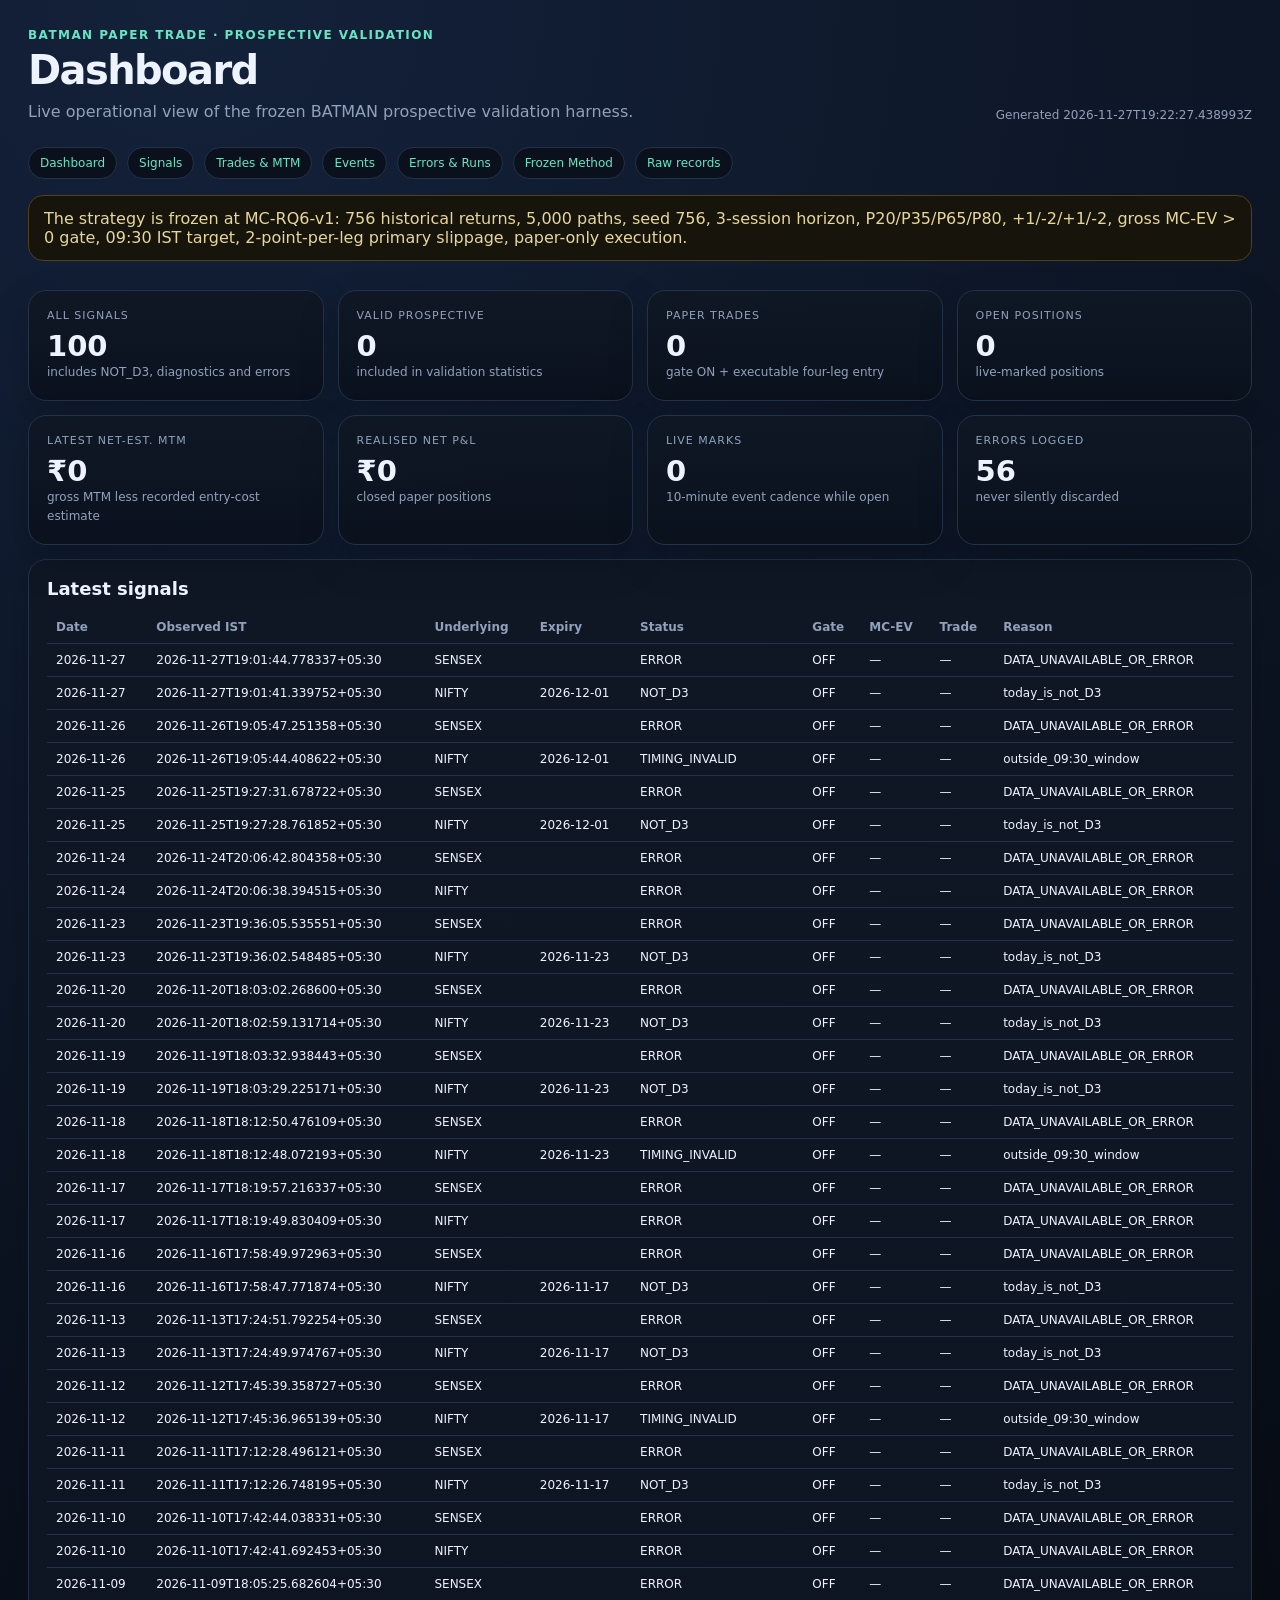
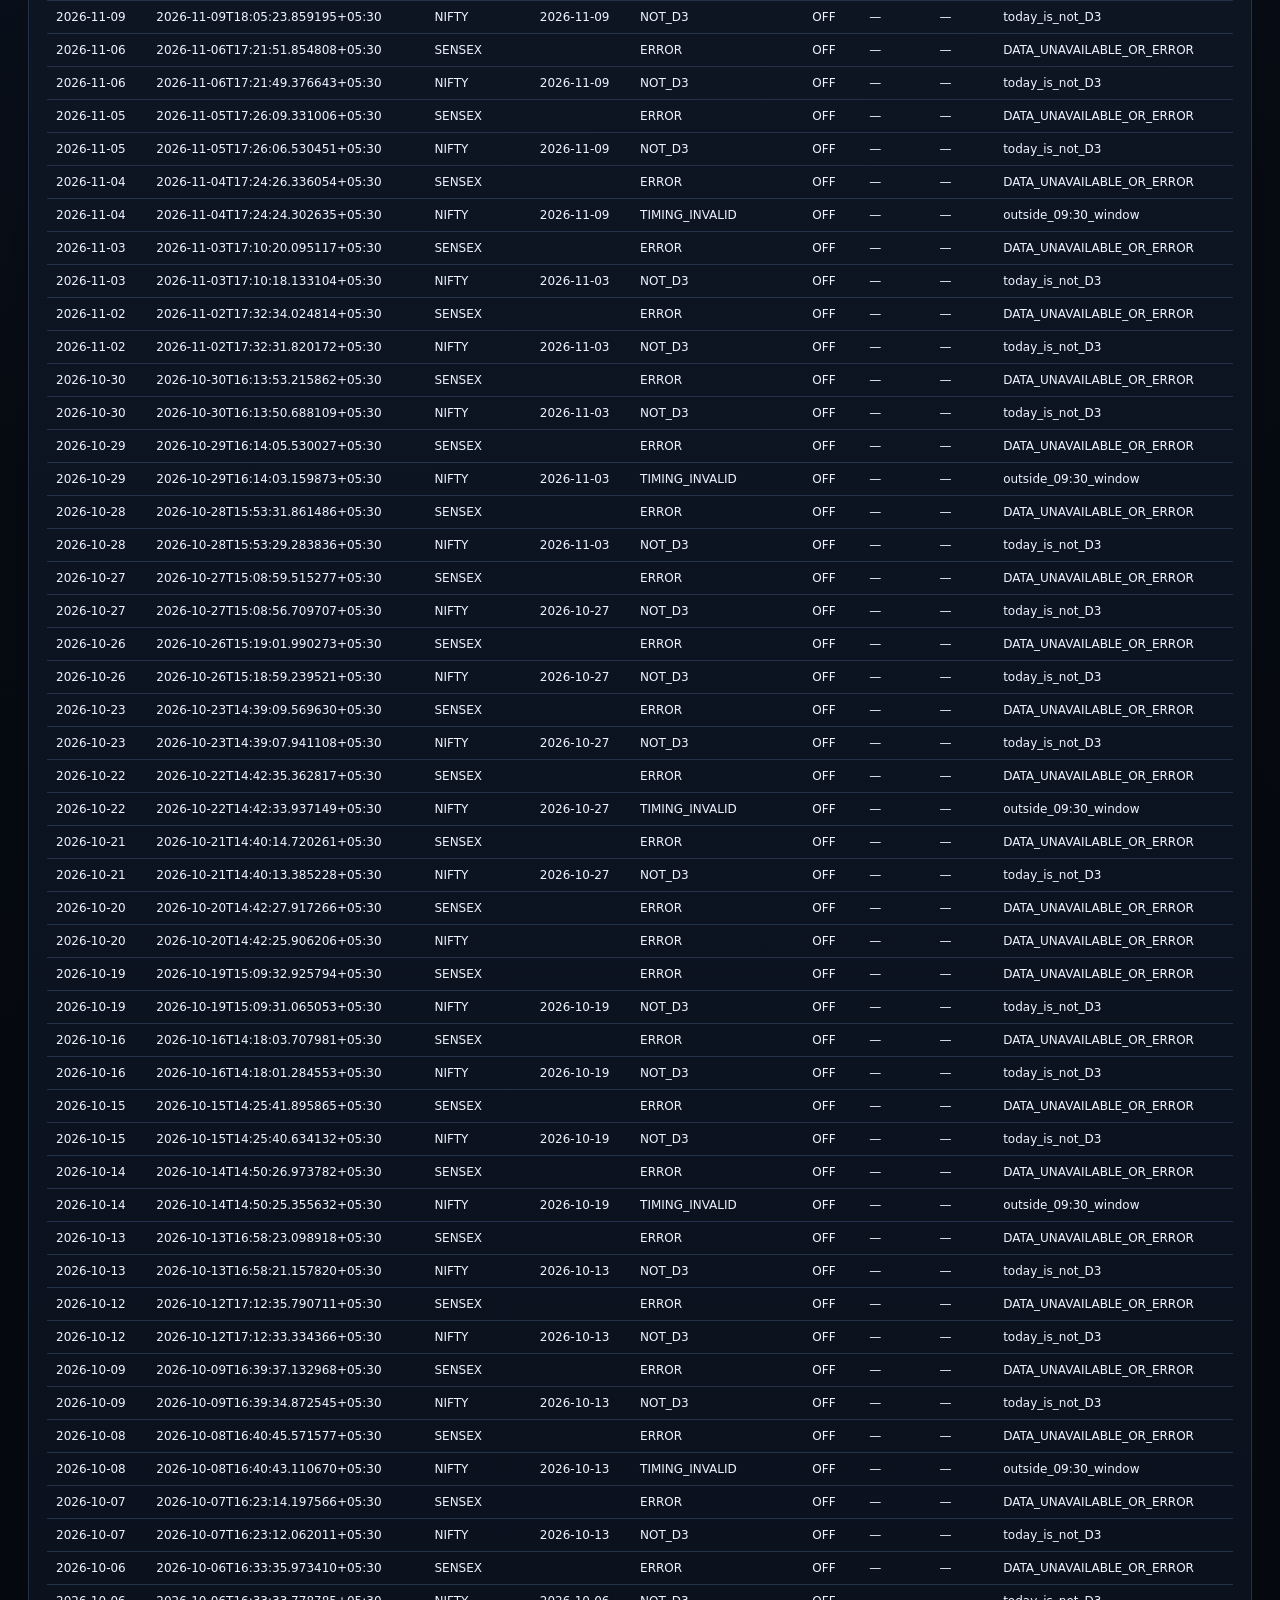
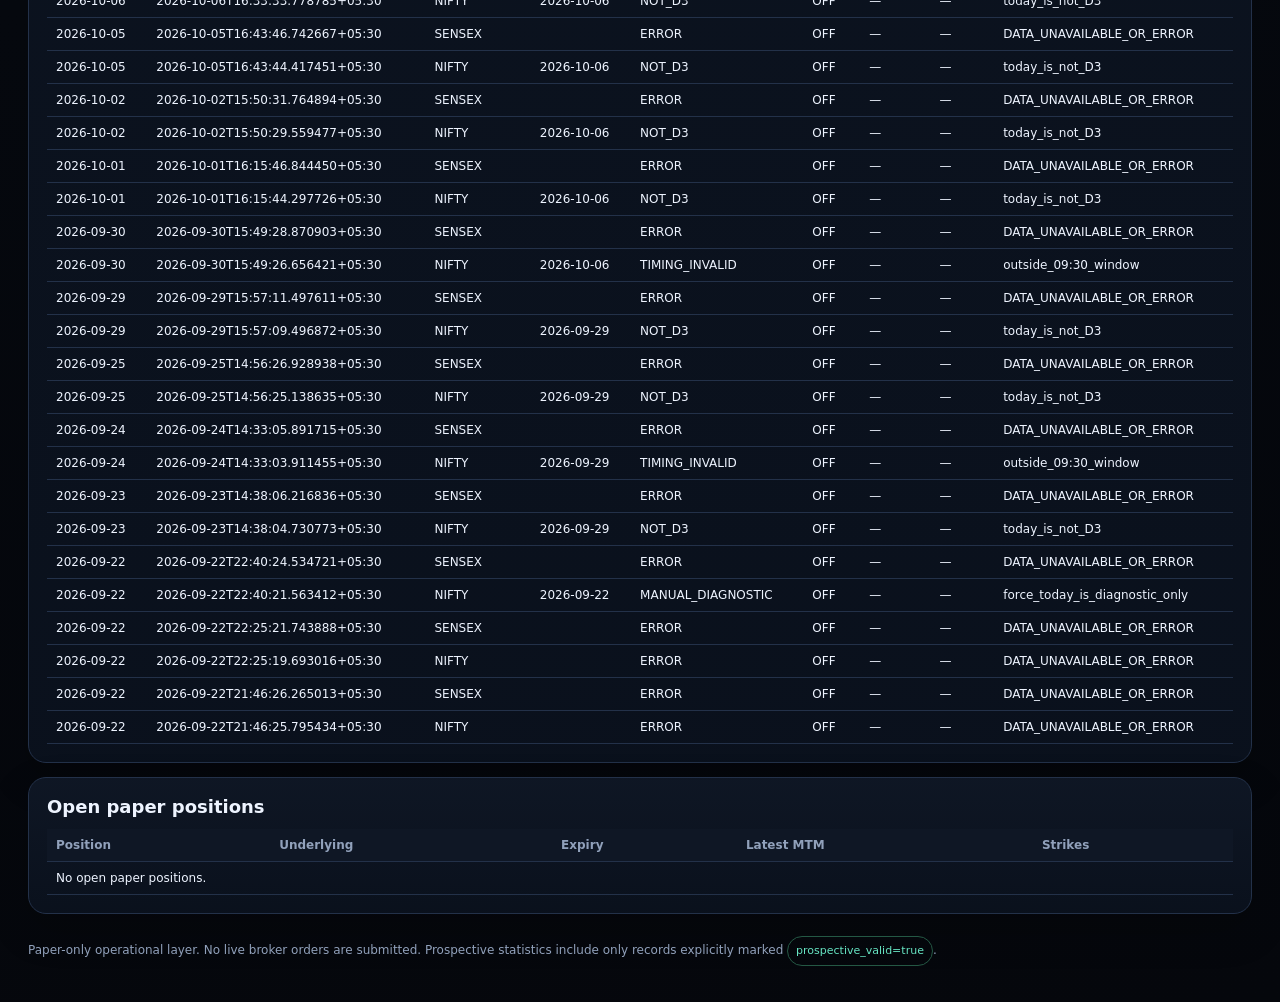
<file: site/index.html>
<!doctype html><html><head><meta charset="utf-8"><meta name="viewport" content="width=device-width,initial-scale=1">
<title>Dashboard · BATMAN PAPER TRADE</title><style>
:root{--bg:#060a12;--panel:#0f1725;--panel2:#0b1220;--ink:#eef4ff;--muted:#91a1bb;--accent:#67e5c3;--line:#233149;--warn:#f3cf6a;--bad:#ef8c8c}
*{box-sizing:border-box}html,body{margin:0;padding:0;background:radial-gradient(circle at 15% 0%,#13213a 0,#070b12 48%,#05070c 100%);color:var(--ink);font-family:Inter,ui-sans-serif,system-ui,-apple-system,Segoe UI,Roboto,Arial}
a{color:var(--accent);text-decoration:none}.wrap{max-width:1450px;margin:auto;padding:28px}
.top{display:flex;justify-content:space-between;gap:24px;align-items:end;margin-bottom:22px}.brand{font-size:12px;font-weight:800;letter-spacing:.12em;color:var(--accent)}
h1{font-size:40px;line-height:1.05;letter-spacing:-.04em;margin:7px 0 9px}h2{font-size:18px;margin:0 0 12px}.sub{color:var(--muted);line-height:1.55;max-width:950px}
.nav{display:flex;flex-wrap:wrap;gap:10px;margin:16px 0}.nav a{border:1px solid var(--line);background:#0a111d;padding:8px 11px;border-radius:999px;font-size:12px}
.grid{display:grid;grid-template-columns:repeat(4,1fr);gap:14px}.card{background:linear-gradient(180deg,rgba(15,23,37,.97),rgba(10,17,29,.97));border:1px solid var(--line);border-radius:18px;padding:18px;box-shadow:0 16px 40px rgba(0,0,0,.2);margin-top:14px}
.k{color:var(--muted);text-transform:uppercase;font-size:11px;letter-spacing:.09em}.v{font-size:29px;font-weight:800;margin-top:7px}.small{font-size:12px;color:var(--muted);line-height:1.6}
.badge{display:inline-block;padding:5px 8px;border-radius:999px;border:1px solid var(--line);font-size:11px}
.badge.ok{color:var(--accent);border-color:#245844}.badge.warn{color:var(--warn);border-color:#54481c}.badge.bad{color:var(--bad);border-color:#5c2c2c}
.table{overflow:auto}.table table{width:100%;border-collapse:collapse;font-size:12px}.table th,.table td{padding:9px;border-bottom:1px solid var(--line);text-align:left;white-space:nowrap}.table th{color:var(--muted);font-weight:700;position:sticky;top:0;background:var(--panel)}
.code{background:#070c15;border:1px solid var(--line);border-radius:12px;padding:14px;overflow:auto;color:#cde8dd;font-family:ui-monospace,SFMono-Regular,Menlo,monospace;font-size:12px;line-height:1.55}
.footer{margin:22px 0 8px;color:var(--muted);font-size:12px;line-height:1.6}.hero-banner{border:1px solid #4f4118;background:#17150b;color:#e7d69b;border-radius:15px;padding:13px 15px;margin:15px 0}
@media(max-width:980px){.grid{grid-template-columns:repeat(2,1fr)}.top{flex-direction:column;align-items:flex-start}}@media(max-width:560px){.grid{grid-template-columns:1fr}.wrap{padding:16px}h1{font-size:31px}}
</style></head><body><div class="wrap">
<div class="top"><div><div class="brand">BATMAN PAPER TRADE · PROSPECTIVE VALIDATION</div><h1>Dashboard</h1><div class="sub">Live operational view of the frozen BATMAN prospective validation harness.</div></div><div class="small">Generated 2026-11-27T19:22:27.438993Z</div></div>

<div class="nav">
<a href="index.html">Dashboard</a>
<a href="signals.html">Signals</a>
<a href="trades.html">Trades & MTM</a>
<a href="events.html">Events</a>
<a href="errors.html">Errors & Runs</a>
<a href="methodology.html">Frozen Method</a>
<a href="https://github.com/vishnuvcr/MC-OPTIONS-VERIFICATION-MC3/tree/main/data/paper">Raw records</a>
</div>


<div class="hero-banner">The strategy is frozen at MC-RQ6-v1: 756 historical returns, 5,000 paths, seed 756, 3-session horizon, P20/P35/P65/P80, +1/-2/+1/-2, gross MC-EV &gt; 0 gate, 09:30 IST target, 2-point-per-leg primary slippage, paper-only execution.</div>
<div class="grid">
<div class="card"><div class="k">All signals</div><div class="v">100</div><div class="small">includes NOT_D3, diagnostics and errors</div></div>
<div class="card"><div class="k">Valid prospective</div><div class="v">0</div><div class="small">included in validation statistics</div></div>
<div class="card"><div class="k">Paper trades</div><div class="v">0</div><div class="small">gate ON + executable four-leg entry</div></div>
<div class="card"><div class="k">Open positions</div><div class="v">0</div><div class="small">live-marked positions</div></div>
</div>
<div class="grid">
<div class="card"><div class="k">Latest net-est. MTM</div><div class="v">₹0</div><div class="small">gross MTM less recorded entry-cost estimate</div></div>
<div class="card"><div class="k">Realised net P&amp;L</div><div class="v">₹0</div><div class="small">closed paper positions</div></div>
<div class="card"><div class="k">Live marks</div><div class="v">0</div><div class="small">10-minute event cadence while open</div></div>
<div class="card"><div class="k">Errors logged</div><div class="v">56</div><div class="small">never silently discarded</div></div>
</div>
<div class="card"><h2>Latest signals</h2><div class="table"><table><thead><tr><th>Date</th><th>Observed IST</th><th>Underlying</th><th>Expiry</th><th>Status</th><th>Gate</th><th>MC-EV</th><th>Trade</th><th>Reason</th></tr></thead><tbody><tr><td>2026-11-27</td><td>2026-11-27T19:01:44.778337+05:30</td><td>SENSEX</td><td></td><td>ERROR</td><td>OFF</td><td>—</td><td>—</td><td>DATA_UNAVAILABLE_OR_ERROR</td></tr><tr><td>2026-11-27</td><td>2026-11-27T19:01:41.339752+05:30</td><td>NIFTY</td><td>2026-12-01</td><td>NOT_D3</td><td>OFF</td><td>—</td><td>—</td><td>today_is_not_D3</td></tr><tr><td>2026-11-26</td><td>2026-11-26T19:05:47.251358+05:30</td><td>SENSEX</td><td></td><td>ERROR</td><td>OFF</td><td>—</td><td>—</td><td>DATA_UNAVAILABLE_OR_ERROR</td></tr><tr><td>2026-11-26</td><td>2026-11-26T19:05:44.408622+05:30</td><td>NIFTY</td><td>2026-12-01</td><td>TIMING_INVALID</td><td>OFF</td><td>—</td><td>—</td><td>outside_09:30_window</td></tr><tr><td>2026-11-25</td><td>2026-11-25T19:27:31.678722+05:30</td><td>SENSEX</td><td></td><td>ERROR</td><td>OFF</td><td>—</td><td>—</td><td>DATA_UNAVAILABLE_OR_ERROR</td></tr><tr><td>2026-11-25</td><td>2026-11-25T19:27:28.761852+05:30</td><td>NIFTY</td><td>2026-12-01</td><td>NOT_D3</td><td>OFF</td><td>—</td><td>—</td><td>today_is_not_D3</td></tr><tr><td>2026-11-24</td><td>2026-11-24T20:06:42.804358+05:30</td><td>SENSEX</td><td></td><td>ERROR</td><td>OFF</td><td>—</td><td>—</td><td>DATA_UNAVAILABLE_OR_ERROR</td></tr><tr><td>2026-11-24</td><td>2026-11-24T20:06:38.394515+05:30</td><td>NIFTY</td><td></td><td>ERROR</td><td>OFF</td><td>—</td><td>—</td><td>DATA_UNAVAILABLE_OR_ERROR</td></tr><tr><td>2026-11-23</td><td>2026-11-23T19:36:05.535551+05:30</td><td>SENSEX</td><td></td><td>ERROR</td><td>OFF</td><td>—</td><td>—</td><td>DATA_UNAVAILABLE_OR_ERROR</td></tr><tr><td>2026-11-23</td><td>2026-11-23T19:36:02.548485+05:30</td><td>NIFTY</td><td>2026-11-23</td><td>NOT_D3</td><td>OFF</td><td>—</td><td>—</td><td>today_is_not_D3</td></tr><tr><td>2026-11-20</td><td>2026-11-20T18:03:02.268600+05:30</td><td>SENSEX</td><td></td><td>ERROR</td><td>OFF</td><td>—</td><td>—</td><td>DATA_UNAVAILABLE_OR_ERROR</td></tr><tr><td>2026-11-20</td><td>2026-11-20T18:02:59.131714+05:30</td><td>NIFTY</td><td>2026-11-23</td><td>NOT_D3</td><td>OFF</td><td>—</td><td>—</td><td>today_is_not_D3</td></tr><tr><td>2026-11-19</td><td>2026-11-19T18:03:32.938443+05:30</td><td>SENSEX</td><td></td><td>ERROR</td><td>OFF</td><td>—</td><td>—</td><td>DATA_UNAVAILABLE_OR_ERROR</td></tr><tr><td>2026-11-19</td><td>2026-11-19T18:03:29.225171+05:30</td><td>NIFTY</td><td>2026-11-23</td><td>NOT_D3</td><td>OFF</td><td>—</td><td>—</td><td>today_is_not_D3</td></tr><tr><td>2026-11-18</td><td>2026-11-18T18:12:50.476109+05:30</td><td>SENSEX</td><td></td><td>ERROR</td><td>OFF</td><td>—</td><td>—</td><td>DATA_UNAVAILABLE_OR_ERROR</td></tr><tr><td>2026-11-18</td><td>2026-11-18T18:12:48.072193+05:30</td><td>NIFTY</td><td>2026-11-23</td><td>TIMING_INVALID</td><td>OFF</td><td>—</td><td>—</td><td>outside_09:30_window</td></tr><tr><td>2026-11-17</td><td>2026-11-17T18:19:57.216337+05:30</td><td>SENSEX</td><td></td><td>ERROR</td><td>OFF</td><td>—</td><td>—</td><td>DATA_UNAVAILABLE_OR_ERROR</td></tr><tr><td>2026-11-17</td><td>2026-11-17T18:19:49.830409+05:30</td><td>NIFTY</td><td></td><td>ERROR</td><td>OFF</td><td>—</td><td>—</td><td>DATA_UNAVAILABLE_OR_ERROR</td></tr><tr><td>2026-11-16</td><td>2026-11-16T17:58:49.972963+05:30</td><td>SENSEX</td><td></td><td>ERROR</td><td>OFF</td><td>—</td><td>—</td><td>DATA_UNAVAILABLE_OR_ERROR</td></tr><tr><td>2026-11-16</td><td>2026-11-16T17:58:47.771874+05:30</td><td>NIFTY</td><td>2026-11-17</td><td>NOT_D3</td><td>OFF</td><td>—</td><td>—</td><td>today_is_not_D3</td></tr><tr><td>2026-11-13</td><td>2026-11-13T17:24:51.792254+05:30</td><td>SENSEX</td><td></td><td>ERROR</td><td>OFF</td><td>—</td><td>—</td><td>DATA_UNAVAILABLE_OR_ERROR</td></tr><tr><td>2026-11-13</td><td>2026-11-13T17:24:49.974767+05:30</td><td>NIFTY</td><td>2026-11-17</td><td>NOT_D3</td><td>OFF</td><td>—</td><td>—</td><td>today_is_not_D3</td></tr><tr><td>2026-11-12</td><td>2026-11-12T17:45:39.358727+05:30</td><td>SENSEX</td><td></td><td>ERROR</td><td>OFF</td><td>—</td><td>—</td><td>DATA_UNAVAILABLE_OR_ERROR</td></tr><tr><td>2026-11-12</td><td>2026-11-12T17:45:36.965139+05:30</td><td>NIFTY</td><td>2026-11-17</td><td>TIMING_INVALID</td><td>OFF</td><td>—</td><td>—</td><td>outside_09:30_window</td></tr><tr><td>2026-11-11</td><td>2026-11-11T17:12:28.496121+05:30</td><td>SENSEX</td><td></td><td>ERROR</td><td>OFF</td><td>—</td><td>—</td><td>DATA_UNAVAILABLE_OR_ERROR</td></tr><tr><td>2026-11-11</td><td>2026-11-11T17:12:26.748195+05:30</td><td>NIFTY</td><td>2026-11-17</td><td>NOT_D3</td><td>OFF</td><td>—</td><td>—</td><td>today_is_not_D3</td></tr><tr><td>2026-11-10</td><td>2026-11-10T17:42:44.038331+05:30</td><td>SENSEX</td><td></td><td>ERROR</td><td>OFF</td><td>—</td><td>—</td><td>DATA_UNAVAILABLE_OR_ERROR</td></tr><tr><td>2026-11-10</td><td>2026-11-10T17:42:41.692453+05:30</td><td>NIFTY</td><td></td><td>ERROR</td><td>OFF</td><td>—</td><td>—</td><td>DATA_UNAVAILABLE_OR_ERROR</td></tr><tr><td>2026-11-09</td><td>2026-11-09T18:05:25.682604+05:30</td><td>SENSEX</td><td></td><td>ERROR</td><td>OFF</td><td>—</td><td>—</td><td>DATA_UNAVAILABLE_OR_ERROR</td></tr><tr><td>2026-11-09</td><td>2026-11-09T18:05:23.859195+05:30</td><td>NIFTY</td><td>2026-11-09</td><td>NOT_D3</td><td>OFF</td><td>—</td><td>—</td><td>today_is_not_D3</td></tr><tr><td>2026-11-06</td><td>2026-11-06T17:21:51.854808+05:30</td><td>SENSEX</td><td></td><td>ERROR</td><td>OFF</td><td>—</td><td>—</td><td>DATA_UNAVAILABLE_OR_ERROR</td></tr><tr><td>2026-11-06</td><td>2026-11-06T17:21:49.376643+05:30</td><td>NIFTY</td><td>2026-11-09</td><td>NOT_D3</td><td>OFF</td><td>—</td><td>—</td><td>today_is_not_D3</td></tr><tr><td>2026-11-05</td><td>2026-11-05T17:26:09.331006+05:30</td><td>SENSEX</td><td></td><td>ERROR</td><td>OFF</td><td>—</td><td>—</td><td>DATA_UNAVAILABLE_OR_ERROR</td></tr><tr><td>2026-11-05</td><td>2026-11-05T17:26:06.530451+05:30</td><td>NIFTY</td><td>2026-11-09</td><td>NOT_D3</td><td>OFF</td><td>—</td><td>—</td><td>today_is_not_D3</td></tr><tr><td>2026-11-04</td><td>2026-11-04T17:24:26.336054+05:30</td><td>SENSEX</td><td></td><td>ERROR</td><td>OFF</td><td>—</td><td>—</td><td>DATA_UNAVAILABLE_OR_ERROR</td></tr><tr><td>2026-11-04</td><td>2026-11-04T17:24:24.302635+05:30</td><td>NIFTY</td><td>2026-11-09</td><td>TIMING_INVALID</td><td>OFF</td><td>—</td><td>—</td><td>outside_09:30_window</td></tr><tr><td>2026-11-03</td><td>2026-11-03T17:10:20.095117+05:30</td><td>SENSEX</td><td></td><td>ERROR</td><td>OFF</td><td>—</td><td>—</td><td>DATA_UNAVAILABLE_OR_ERROR</td></tr><tr><td>2026-11-03</td><td>2026-11-03T17:10:18.133104+05:30</td><td>NIFTY</td><td>2026-11-03</td><td>NOT_D3</td><td>OFF</td><td>—</td><td>—</td><td>today_is_not_D3</td></tr><tr><td>2026-11-02</td><td>2026-11-02T17:32:34.024814+05:30</td><td>SENSEX</td><td></td><td>ERROR</td><td>OFF</td><td>—</td><td>—</td><td>DATA_UNAVAILABLE_OR_ERROR</td></tr><tr><td>2026-11-02</td><td>2026-11-02T17:32:31.820172+05:30</td><td>NIFTY</td><td>2026-11-03</td><td>NOT_D3</td><td>OFF</td><td>—</td><td>—</td><td>today_is_not_D3</td></tr><tr><td>2026-10-30</td><td>2026-10-30T16:13:53.215862+05:30</td><td>SENSEX</td><td></td><td>ERROR</td><td>OFF</td><td>—</td><td>—</td><td>DATA_UNAVAILABLE_OR_ERROR</td></tr><tr><td>2026-10-30</td><td>2026-10-30T16:13:50.688109+05:30</td><td>NIFTY</td><td>2026-11-03</td><td>NOT_D3</td><td>OFF</td><td>—</td><td>—</td><td>today_is_not_D3</td></tr><tr><td>2026-10-29</td><td>2026-10-29T16:14:05.530027+05:30</td><td>SENSEX</td><td></td><td>ERROR</td><td>OFF</td><td>—</td><td>—</td><td>DATA_UNAVAILABLE_OR_ERROR</td></tr><tr><td>2026-10-29</td><td>2026-10-29T16:14:03.159873+05:30</td><td>NIFTY</td><td>2026-11-03</td><td>TIMING_INVALID</td><td>OFF</td><td>—</td><td>—</td><td>outside_09:30_window</td></tr><tr><td>2026-10-28</td><td>2026-10-28T15:53:31.861486+05:30</td><td>SENSEX</td><td></td><td>ERROR</td><td>OFF</td><td>—</td><td>—</td><td>DATA_UNAVAILABLE_OR_ERROR</td></tr><tr><td>2026-10-28</td><td>2026-10-28T15:53:29.283836+05:30</td><td>NIFTY</td><td>2026-11-03</td><td>NOT_D3</td><td>OFF</td><td>—</td><td>—</td><td>today_is_not_D3</td></tr><tr><td>2026-10-27</td><td>2026-10-27T15:08:59.515277+05:30</td><td>SENSEX</td><td></td><td>ERROR</td><td>OFF</td><td>—</td><td>—</td><td>DATA_UNAVAILABLE_OR_ERROR</td></tr><tr><td>2026-10-27</td><td>2026-10-27T15:08:56.709707+05:30</td><td>NIFTY</td><td>2026-10-27</td><td>NOT_D3</td><td>OFF</td><td>—</td><td>—</td><td>today_is_not_D3</td></tr><tr><td>2026-10-26</td><td>2026-10-26T15:19:01.990273+05:30</td><td>SENSEX</td><td></td><td>ERROR</td><td>OFF</td><td>—</td><td>—</td><td>DATA_UNAVAILABLE_OR_ERROR</td></tr><tr><td>2026-10-26</td><td>2026-10-26T15:18:59.239521+05:30</td><td>NIFTY</td><td>2026-10-27</td><td>NOT_D3</td><td>OFF</td><td>—</td><td>—</td><td>today_is_not_D3</td></tr><tr><td>2026-10-23</td><td>2026-10-23T14:39:09.569630+05:30</td><td>SENSEX</td><td></td><td>ERROR</td><td>OFF</td><td>—</td><td>—</td><td>DATA_UNAVAILABLE_OR_ERROR</td></tr><tr><td>2026-10-23</td><td>2026-10-23T14:39:07.941108+05:30</td><td>NIFTY</td><td>2026-10-27</td><td>NOT_D3</td><td>OFF</td><td>—</td><td>—</td><td>today_is_not_D3</td></tr><tr><td>2026-10-22</td><td>2026-10-22T14:42:35.362817+05:30</td><td>SENSEX</td><td></td><td>ERROR</td><td>OFF</td><td>—</td><td>—</td><td>DATA_UNAVAILABLE_OR_ERROR</td></tr><tr><td>2026-10-22</td><td>2026-10-22T14:42:33.937149+05:30</td><td>NIFTY</td><td>2026-10-27</td><td>TIMING_INVALID</td><td>OFF</td><td>—</td><td>—</td><td>outside_09:30_window</td></tr><tr><td>2026-10-21</td><td>2026-10-21T14:40:14.720261+05:30</td><td>SENSEX</td><td></td><td>ERROR</td><td>OFF</td><td>—</td><td>—</td><td>DATA_UNAVAILABLE_OR_ERROR</td></tr><tr><td>2026-10-21</td><td>2026-10-21T14:40:13.385228+05:30</td><td>NIFTY</td><td>2026-10-27</td><td>NOT_D3</td><td>OFF</td><td>—</td><td>—</td><td>today_is_not_D3</td></tr><tr><td>2026-10-20</td><td>2026-10-20T14:42:27.917266+05:30</td><td>SENSEX</td><td></td><td>ERROR</td><td>OFF</td><td>—</td><td>—</td><td>DATA_UNAVAILABLE_OR_ERROR</td></tr><tr><td>2026-10-20</td><td>2026-10-20T14:42:25.906206+05:30</td><td>NIFTY</td><td></td><td>ERROR</td><td>OFF</td><td>—</td><td>—</td><td>DATA_UNAVAILABLE_OR_ERROR</td></tr><tr><td>2026-10-19</td><td>2026-10-19T15:09:32.925794+05:30</td><td>SENSEX</td><td></td><td>ERROR</td><td>OFF</td><td>—</td><td>—</td><td>DATA_UNAVAILABLE_OR_ERROR</td></tr><tr><td>2026-10-19</td><td>2026-10-19T15:09:31.065053+05:30</td><td>NIFTY</td><td>2026-10-19</td><td>NOT_D3</td><td>OFF</td><td>—</td><td>—</td><td>today_is_not_D3</td></tr><tr><td>2026-10-16</td><td>2026-10-16T14:18:03.707981+05:30</td><td>SENSEX</td><td></td><td>ERROR</td><td>OFF</td><td>—</td><td>—</td><td>DATA_UNAVAILABLE_OR_ERROR</td></tr><tr><td>2026-10-16</td><td>2026-10-16T14:18:01.284553+05:30</td><td>NIFTY</td><td>2026-10-19</td><td>NOT_D3</td><td>OFF</td><td>—</td><td>—</td><td>today_is_not_D3</td></tr><tr><td>2026-10-15</td><td>2026-10-15T14:25:41.895865+05:30</td><td>SENSEX</td><td></td><td>ERROR</td><td>OFF</td><td>—</td><td>—</td><td>DATA_UNAVAILABLE_OR_ERROR</td></tr><tr><td>2026-10-15</td><td>2026-10-15T14:25:40.634132+05:30</td><td>NIFTY</td><td>2026-10-19</td><td>NOT_D3</td><td>OFF</td><td>—</td><td>—</td><td>today_is_not_D3</td></tr><tr><td>2026-10-14</td><td>2026-10-14T14:50:26.973782+05:30</td><td>SENSEX</td><td></td><td>ERROR</td><td>OFF</td><td>—</td><td>—</td><td>DATA_UNAVAILABLE_OR_ERROR</td></tr><tr><td>2026-10-14</td><td>2026-10-14T14:50:25.355632+05:30</td><td>NIFTY</td><td>2026-10-19</td><td>TIMING_INVALID</td><td>OFF</td><td>—</td><td>—</td><td>outside_09:30_window</td></tr><tr><td>2026-10-13</td><td>2026-10-13T16:58:23.098918+05:30</td><td>SENSEX</td><td></td><td>ERROR</td><td>OFF</td><td>—</td><td>—</td><td>DATA_UNAVAILABLE_OR_ERROR</td></tr><tr><td>2026-10-13</td><td>2026-10-13T16:58:21.157820+05:30</td><td>NIFTY</td><td>2026-10-13</td><td>NOT_D3</td><td>OFF</td><td>—</td><td>—</td><td>today_is_not_D3</td></tr><tr><td>2026-10-12</td><td>2026-10-12T17:12:35.790711+05:30</td><td>SENSEX</td><td></td><td>ERROR</td><td>OFF</td><td>—</td><td>—</td><td>DATA_UNAVAILABLE_OR_ERROR</td></tr><tr><td>2026-10-12</td><td>2026-10-12T17:12:33.334366+05:30</td><td>NIFTY</td><td>2026-10-13</td><td>NOT_D3</td><td>OFF</td><td>—</td><td>—</td><td>today_is_not_D3</td></tr><tr><td>2026-10-09</td><td>2026-10-09T16:39:37.132968+05:30</td><td>SENSEX</td><td></td><td>ERROR</td><td>OFF</td><td>—</td><td>—</td><td>DATA_UNAVAILABLE_OR_ERROR</td></tr><tr><td>2026-10-09</td><td>2026-10-09T16:39:34.872545+05:30</td><td>NIFTY</td><td>2026-10-13</td><td>NOT_D3</td><td>OFF</td><td>—</td><td>—</td><td>today_is_not_D3</td></tr><tr><td>2026-10-08</td><td>2026-10-08T16:40:45.571577+05:30</td><td>SENSEX</td><td></td><td>ERROR</td><td>OFF</td><td>—</td><td>—</td><td>DATA_UNAVAILABLE_OR_ERROR</td></tr><tr><td>2026-10-08</td><td>2026-10-08T16:40:43.110670+05:30</td><td>NIFTY</td><td>2026-10-13</td><td>TIMING_INVALID</td><td>OFF</td><td>—</td><td>—</td><td>outside_09:30_window</td></tr><tr><td>2026-10-07</td><td>2026-10-07T16:23:14.197566+05:30</td><td>SENSEX</td><td></td><td>ERROR</td><td>OFF</td><td>—</td><td>—</td><td>DATA_UNAVAILABLE_OR_ERROR</td></tr><tr><td>2026-10-07</td><td>2026-10-07T16:23:12.062011+05:30</td><td>NIFTY</td><td>2026-10-13</td><td>NOT_D3</td><td>OFF</td><td>—</td><td>—</td><td>today_is_not_D3</td></tr><tr><td>2026-10-06</td><td>2026-10-06T16:33:35.973410+05:30</td><td>SENSEX</td><td></td><td>ERROR</td><td>OFF</td><td>—</td><td>—</td><td>DATA_UNAVAILABLE_OR_ERROR</td></tr><tr><td>2026-10-06</td><td>2026-10-06T16:33:33.778785+05:30</td><td>NIFTY</td><td>2026-10-06</td><td>NOT_D3</td><td>OFF</td><td>—</td><td>—</td><td>today_is_not_D3</td></tr><tr><td>2026-10-05</td><td>2026-10-05T16:43:46.742667+05:30</td><td>SENSEX</td><td></td><td>ERROR</td><td>OFF</td><td>—</td><td>—</td><td>DATA_UNAVAILABLE_OR_ERROR</td></tr><tr><td>2026-10-05</td><td>2026-10-05T16:43:44.417451+05:30</td><td>NIFTY</td><td>2026-10-06</td><td>NOT_D3</td><td>OFF</td><td>—</td><td>—</td><td>today_is_not_D3</td></tr><tr><td>2026-10-02</td><td>2026-10-02T15:50:31.764894+05:30</td><td>SENSEX</td><td></td><td>ERROR</td><td>OFF</td><td>—</td><td>—</td><td>DATA_UNAVAILABLE_OR_ERROR</td></tr><tr><td>2026-10-02</td><td>2026-10-02T15:50:29.559477+05:30</td><td>NIFTY</td><td>2026-10-06</td><td>NOT_D3</td><td>OFF</td><td>—</td><td>—</td><td>today_is_not_D3</td></tr><tr><td>2026-10-01</td><td>2026-10-01T16:15:46.844450+05:30</td><td>SENSEX</td><td></td><td>ERROR</td><td>OFF</td><td>—</td><td>—</td><td>DATA_UNAVAILABLE_OR_ERROR</td></tr><tr><td>2026-10-01</td><td>2026-10-01T16:15:44.297726+05:30</td><td>NIFTY</td><td>2026-10-06</td><td>NOT_D3</td><td>OFF</td><td>—</td><td>—</td><td>today_is_not_D3</td></tr><tr><td>2026-09-30</td><td>2026-09-30T15:49:28.870903+05:30</td><td>SENSEX</td><td></td><td>ERROR</td><td>OFF</td><td>—</td><td>—</td><td>DATA_UNAVAILABLE_OR_ERROR</td></tr><tr><td>2026-09-30</td><td>2026-09-30T15:49:26.656421+05:30</td><td>NIFTY</td><td>2026-10-06</td><td>TIMING_INVALID</td><td>OFF</td><td>—</td><td>—</td><td>outside_09:30_window</td></tr><tr><td>2026-09-29</td><td>2026-09-29T15:57:11.497611+05:30</td><td>SENSEX</td><td></td><td>ERROR</td><td>OFF</td><td>—</td><td>—</td><td>DATA_UNAVAILABLE_OR_ERROR</td></tr><tr><td>2026-09-29</td><td>2026-09-29T15:57:09.496872+05:30</td><td>NIFTY</td><td>2026-09-29</td><td>NOT_D3</td><td>OFF</td><td>—</td><td>—</td><td>today_is_not_D3</td></tr><tr><td>2026-09-25</td><td>2026-09-25T14:56:26.928938+05:30</td><td>SENSEX</td><td></td><td>ERROR</td><td>OFF</td><td>—</td><td>—</td><td>DATA_UNAVAILABLE_OR_ERROR</td></tr><tr><td>2026-09-25</td><td>2026-09-25T14:56:25.138635+05:30</td><td>NIFTY</td><td>2026-09-29</td><td>NOT_D3</td><td>OFF</td><td>—</td><td>—</td><td>today_is_not_D3</td></tr><tr><td>2026-09-24</td><td>2026-09-24T14:33:05.891715+05:30</td><td>SENSEX</td><td></td><td>ERROR</td><td>OFF</td><td>—</td><td>—</td><td>DATA_UNAVAILABLE_OR_ERROR</td></tr><tr><td>2026-09-24</td><td>2026-09-24T14:33:03.911455+05:30</td><td>NIFTY</td><td>2026-09-29</td><td>TIMING_INVALID</td><td>OFF</td><td>—</td><td>—</td><td>outside_09:30_window</td></tr><tr><td>2026-09-23</td><td>2026-09-23T14:38:06.216836+05:30</td><td>SENSEX</td><td></td><td>ERROR</td><td>OFF</td><td>—</td><td>—</td><td>DATA_UNAVAILABLE_OR_ERROR</td></tr><tr><td>2026-09-23</td><td>2026-09-23T14:38:04.730773+05:30</td><td>NIFTY</td><td>2026-09-29</td><td>NOT_D3</td><td>OFF</td><td>—</td><td>—</td><td>today_is_not_D3</td></tr><tr><td>2026-09-22</td><td>2026-09-22T22:40:24.534721+05:30</td><td>SENSEX</td><td></td><td>ERROR</td><td>OFF</td><td>—</td><td>—</td><td>DATA_UNAVAILABLE_OR_ERROR</td></tr><tr><td>2026-09-22</td><td>2026-09-22T22:40:21.563412+05:30</td><td>NIFTY</td><td>2026-09-22</td><td>MANUAL_DIAGNOSTIC</td><td>OFF</td><td>—</td><td>—</td><td>force_today_is_diagnostic_only</td></tr><tr><td>2026-09-22</td><td>2026-09-22T22:25:21.743888+05:30</td><td>SENSEX</td><td></td><td>ERROR</td><td>OFF</td><td>—</td><td>—</td><td>DATA_UNAVAILABLE_OR_ERROR</td></tr><tr><td>2026-09-22</td><td>2026-09-22T22:25:19.693016+05:30</td><td>NIFTY</td><td></td><td>ERROR</td><td>OFF</td><td>—</td><td>—</td><td>DATA_UNAVAILABLE_OR_ERROR</td></tr><tr><td>2026-09-22</td><td>2026-09-22T21:46:26.265013+05:30</td><td>SENSEX</td><td></td><td>ERROR</td><td>OFF</td><td>—</td><td>—</td><td>DATA_UNAVAILABLE_OR_ERROR</td></tr><tr><td>2026-09-22</td><td>2026-09-22T21:46:25.795434+05:30</td><td>NIFTY</td><td></td><td>ERROR</td><td>OFF</td><td>—</td><td>—</td><td>DATA_UNAVAILABLE_OR_ERROR</td></tr></tbody></table></div></div>
<div class="card"><h2>Open paper positions</h2><div class="table"><table><thead><tr><th>Position</th><th>Underlying</th><th>Expiry</th><th>Latest MTM</th><th>Strikes</th></tr></thead><tbody>
<tr><td colspan='5'>No open paper positions.</td></tr>
</tbody></table></div></div>

<div class="footer">Paper-only operational layer. No live broker orders are submitted. Prospective statistics include only records explicitly marked <span class="badge ok">prospective_valid=true</span>.</div>
</div></body></html>
</file>
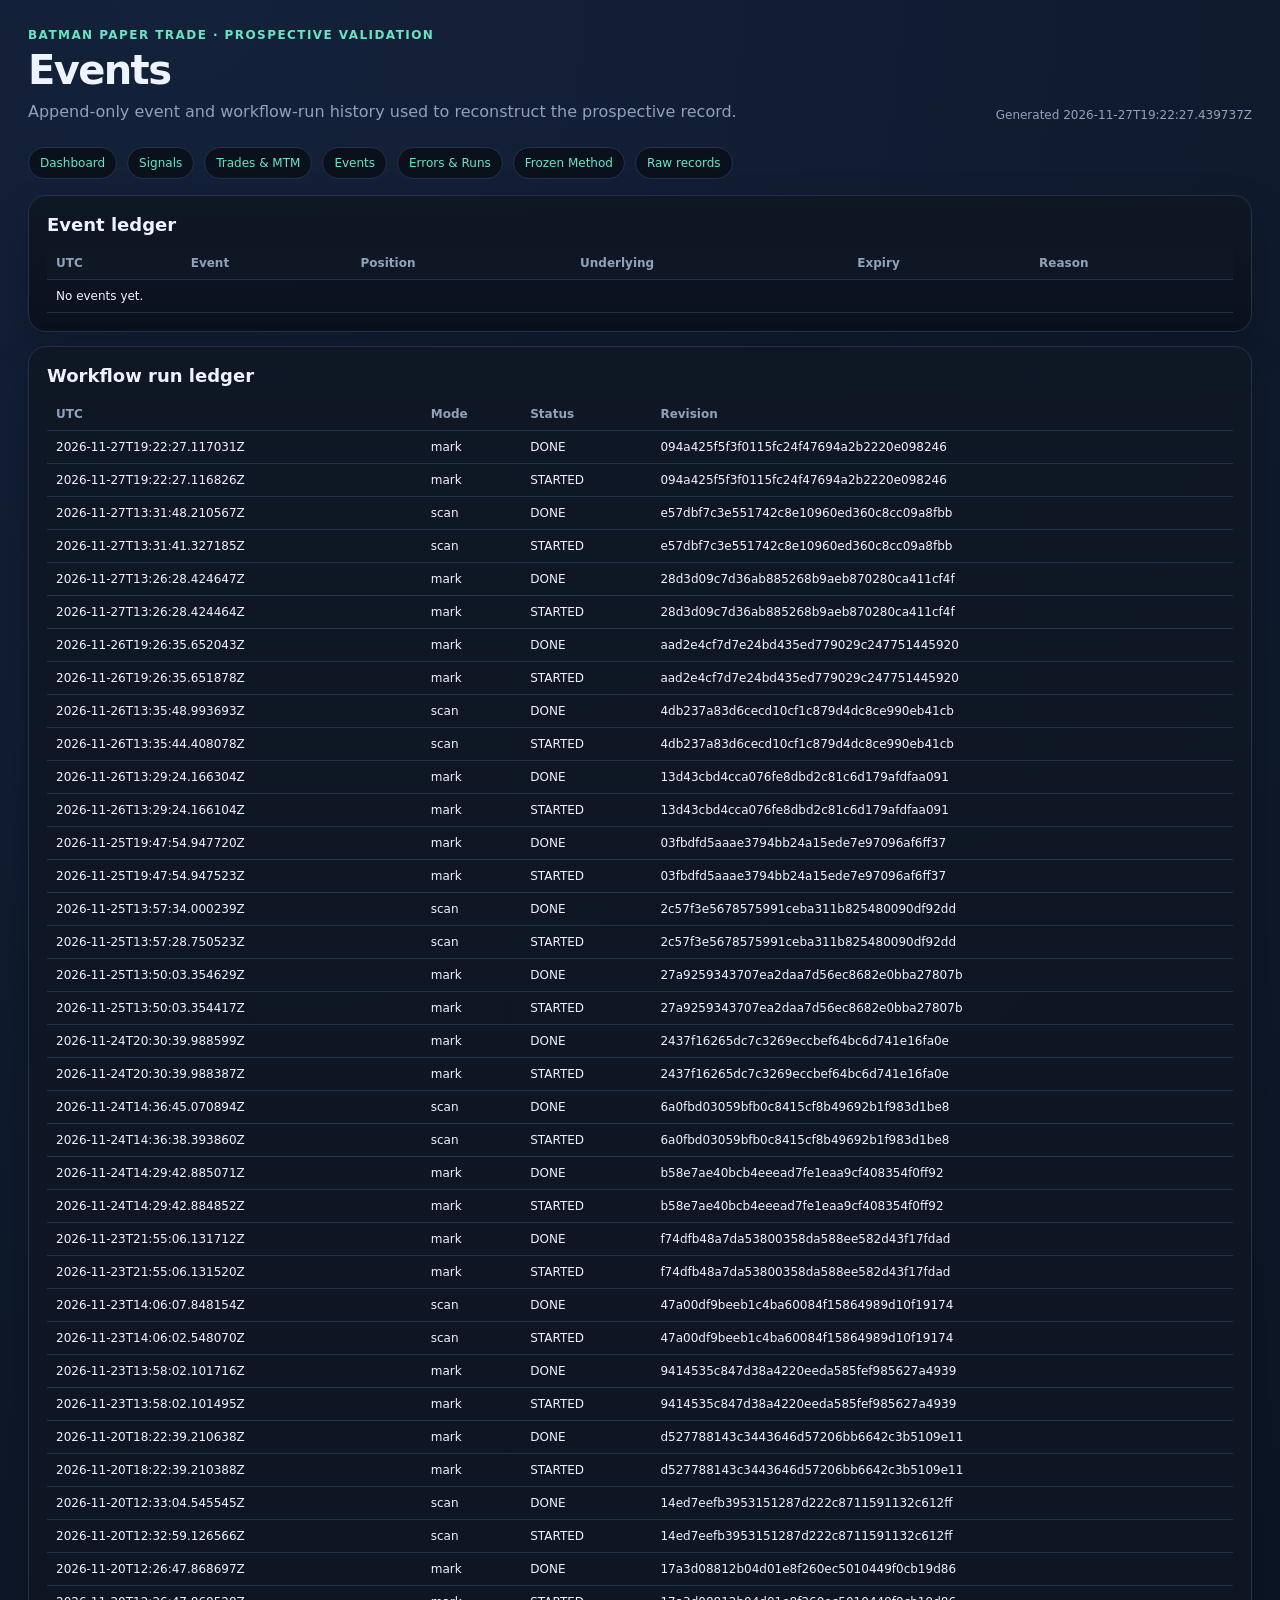
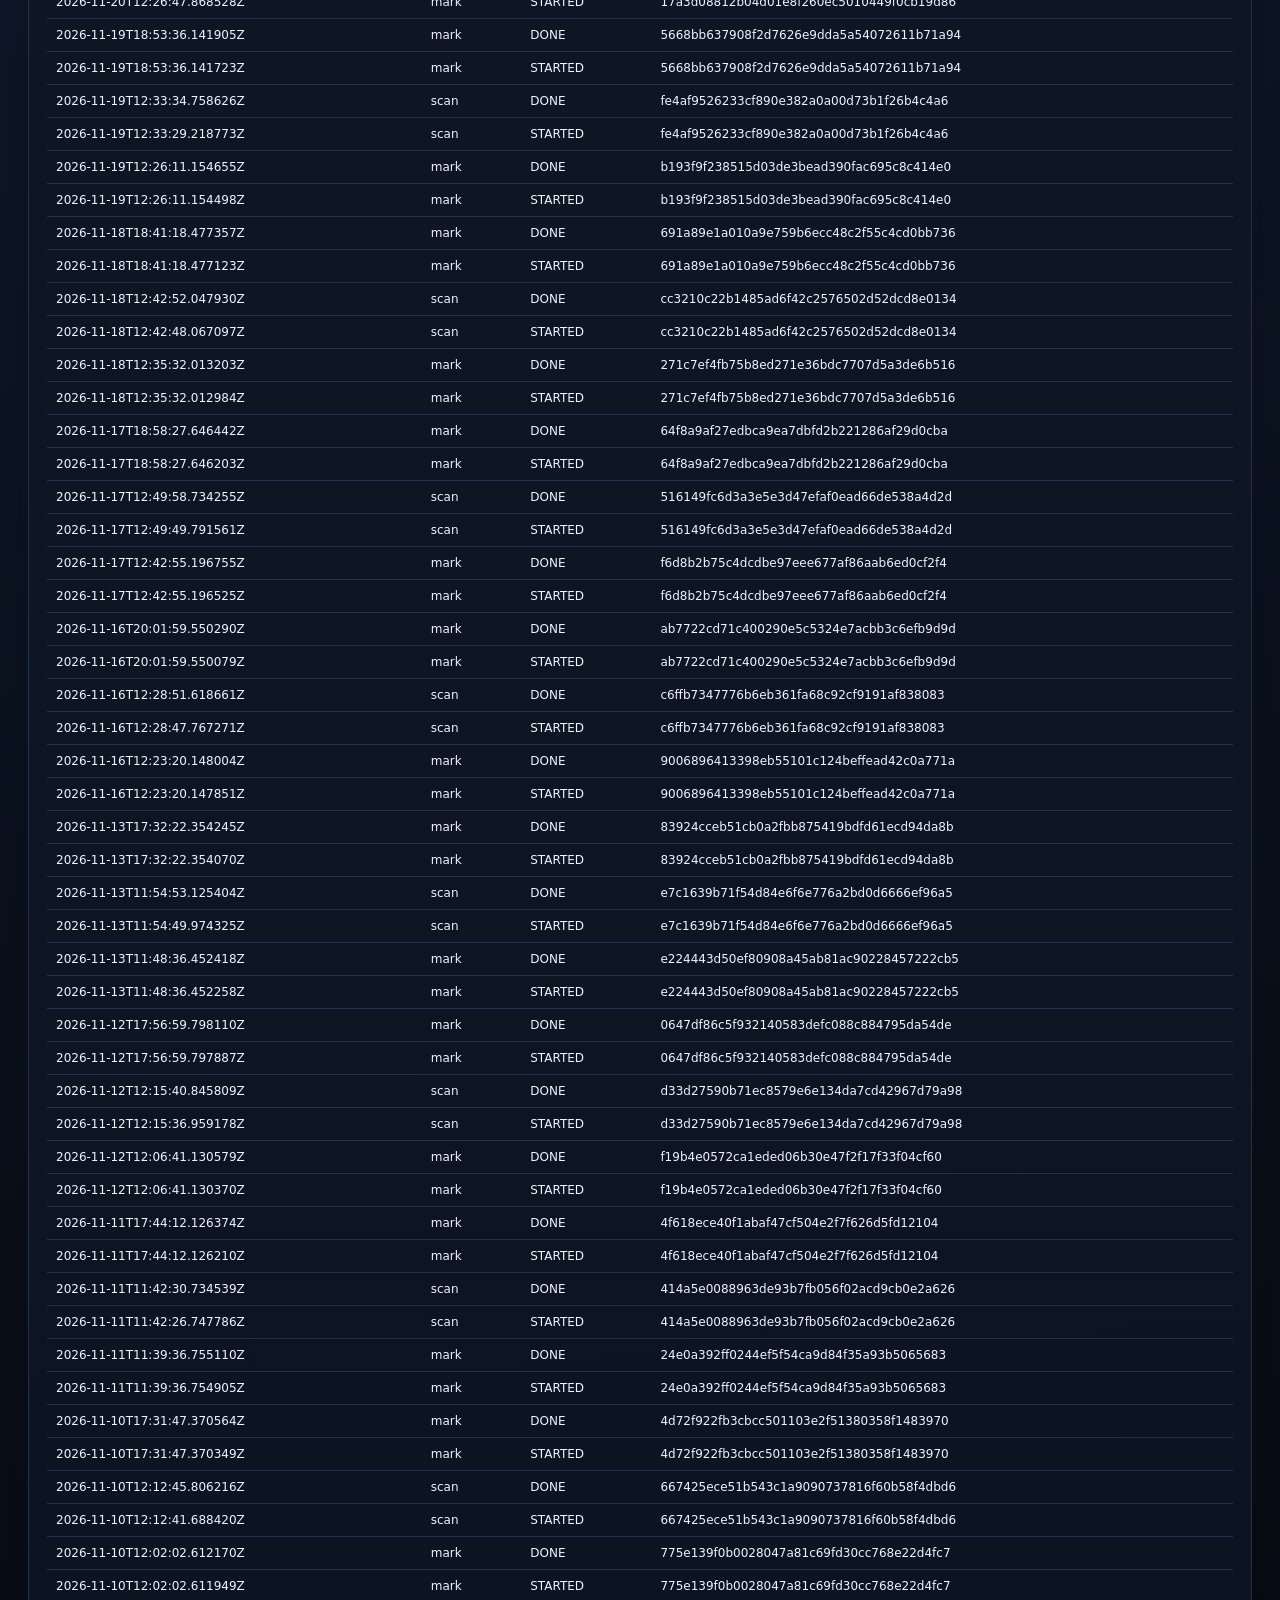
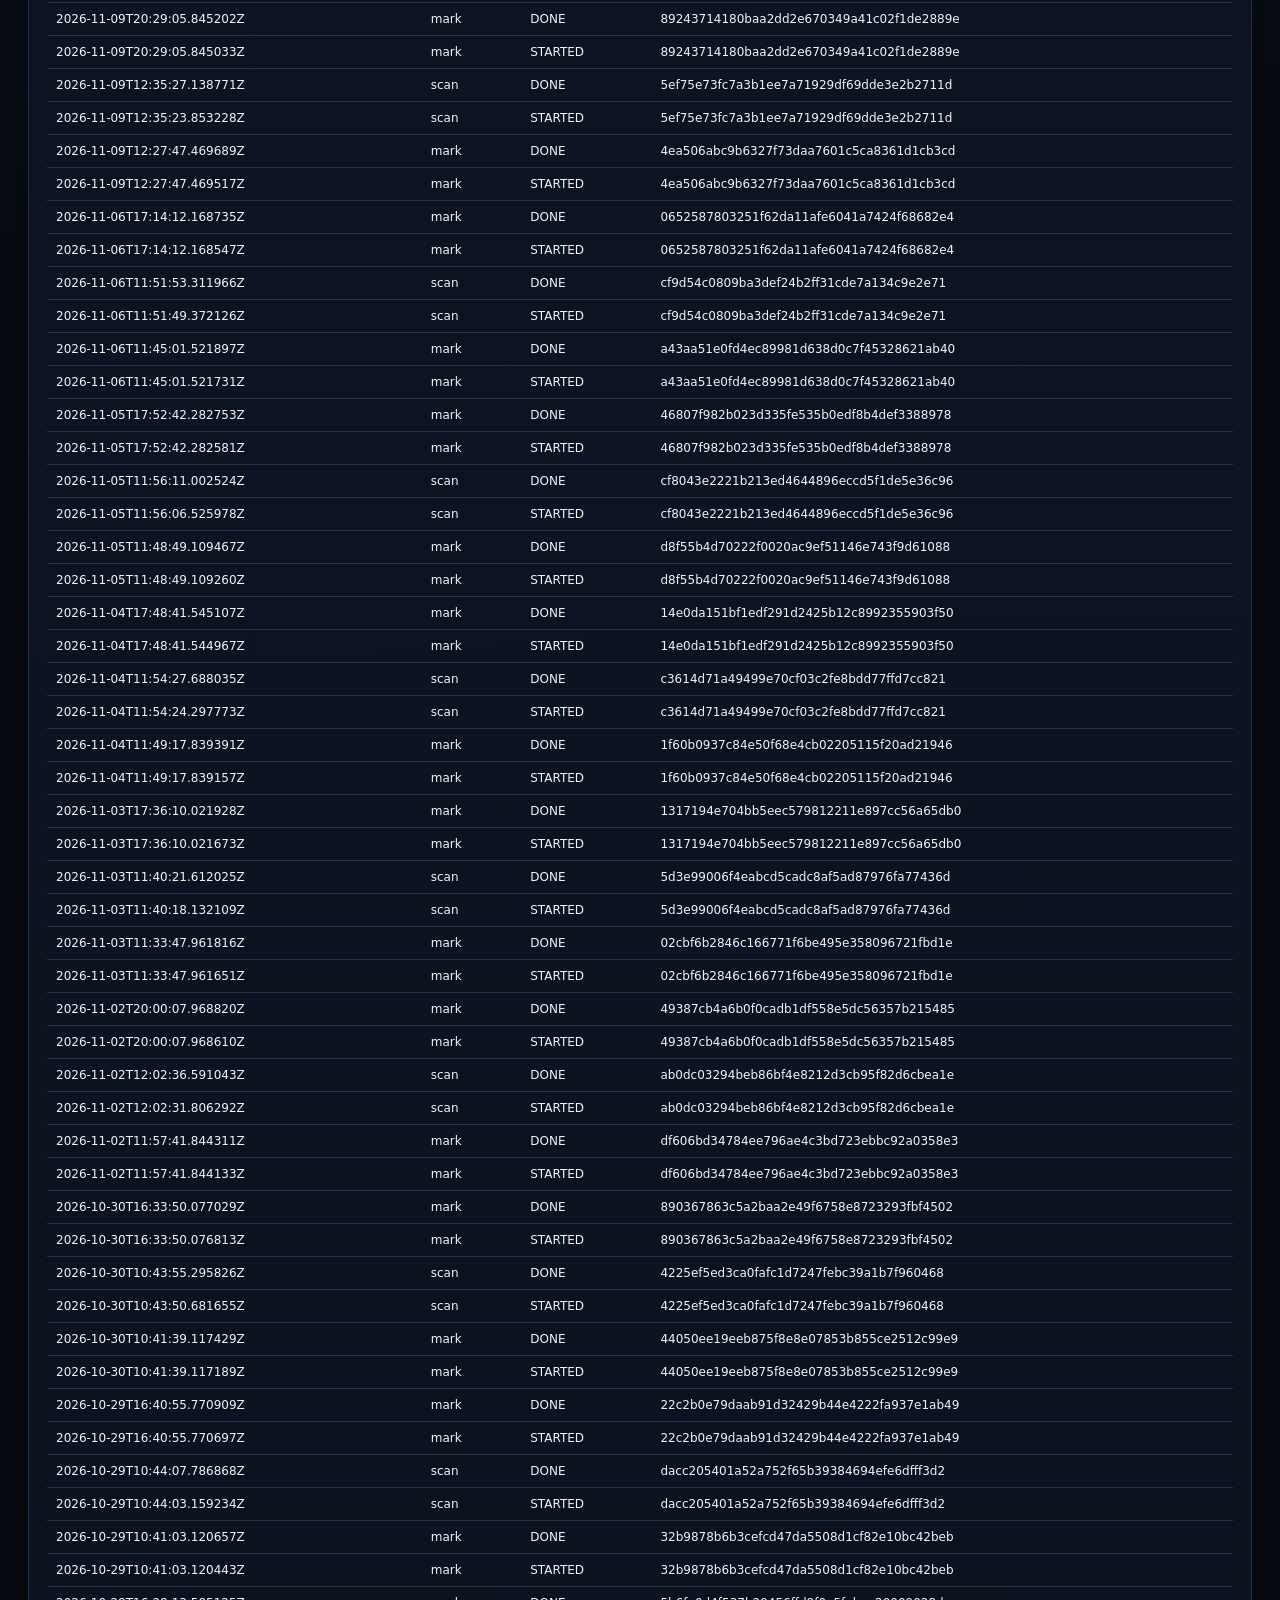
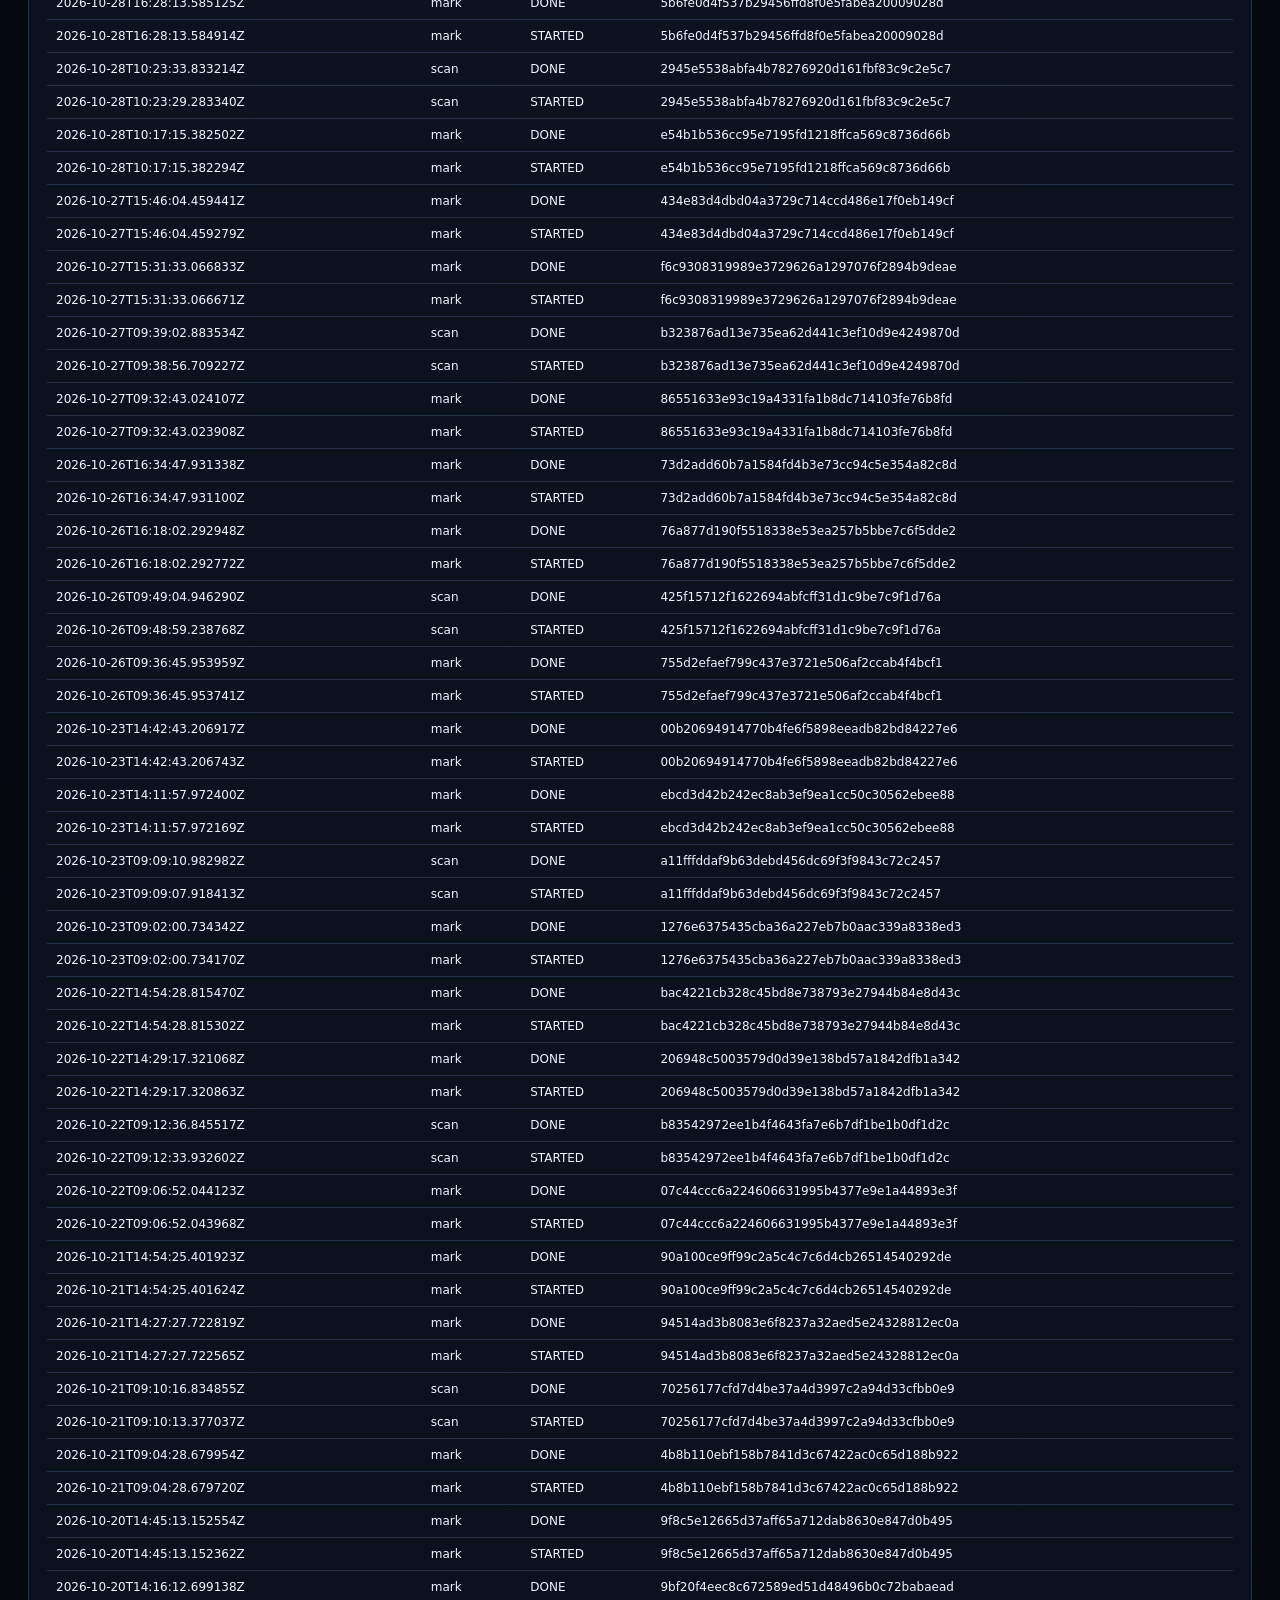
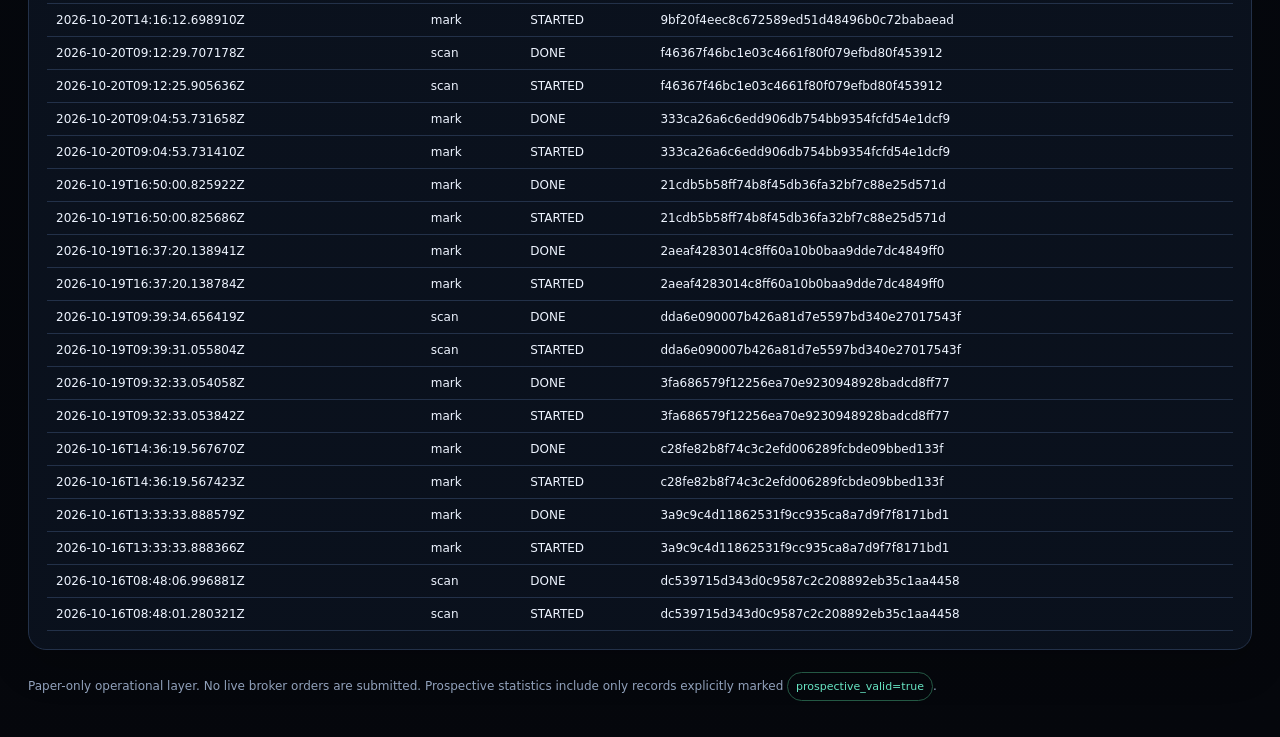
<file: site/events.html>
<!doctype html><html><head><meta charset="utf-8"><meta name="viewport" content="width=device-width,initial-scale=1">
<title>Events · BATMAN PAPER TRADE</title><style>
:root{--bg:#060a12;--panel:#0f1725;--panel2:#0b1220;--ink:#eef4ff;--muted:#91a1bb;--accent:#67e5c3;--line:#233149;--warn:#f3cf6a;--bad:#ef8c8c}
*{box-sizing:border-box}html,body{margin:0;padding:0;background:radial-gradient(circle at 15% 0%,#13213a 0,#070b12 48%,#05070c 100%);color:var(--ink);font-family:Inter,ui-sans-serif,system-ui,-apple-system,Segoe UI,Roboto,Arial}
a{color:var(--accent);text-decoration:none}.wrap{max-width:1450px;margin:auto;padding:28px}
.top{display:flex;justify-content:space-between;gap:24px;align-items:end;margin-bottom:22px}.brand{font-size:12px;font-weight:800;letter-spacing:.12em;color:var(--accent)}
h1{font-size:40px;line-height:1.05;letter-spacing:-.04em;margin:7px 0 9px}h2{font-size:18px;margin:0 0 12px}.sub{color:var(--muted);line-height:1.55;max-width:950px}
.nav{display:flex;flex-wrap:wrap;gap:10px;margin:16px 0}.nav a{border:1px solid var(--line);background:#0a111d;padding:8px 11px;border-radius:999px;font-size:12px}
.grid{display:grid;grid-template-columns:repeat(4,1fr);gap:14px}.card{background:linear-gradient(180deg,rgba(15,23,37,.97),rgba(10,17,29,.97));border:1px solid var(--line);border-radius:18px;padding:18px;box-shadow:0 16px 40px rgba(0,0,0,.2);margin-top:14px}
.k{color:var(--muted);text-transform:uppercase;font-size:11px;letter-spacing:.09em}.v{font-size:29px;font-weight:800;margin-top:7px}.small{font-size:12px;color:var(--muted);line-height:1.6}
.badge{display:inline-block;padding:5px 8px;border-radius:999px;border:1px solid var(--line);font-size:11px}
.badge.ok{color:var(--accent);border-color:#245844}.badge.warn{color:var(--warn);border-color:#54481c}.badge.bad{color:var(--bad);border-color:#5c2c2c}
.table{overflow:auto}.table table{width:100%;border-collapse:collapse;font-size:12px}.table th,.table td{padding:9px;border-bottom:1px solid var(--line);text-align:left;white-space:nowrap}.table th{color:var(--muted);font-weight:700;position:sticky;top:0;background:var(--panel)}
.code{background:#070c15;border:1px solid var(--line);border-radius:12px;padding:14px;overflow:auto;color:#cde8dd;font-family:ui-monospace,SFMono-Regular,Menlo,monospace;font-size:12px;line-height:1.55}
.footer{margin:22px 0 8px;color:var(--muted);font-size:12px;line-height:1.6}.hero-banner{border:1px solid #4f4118;background:#17150b;color:#e7d69b;border-radius:15px;padding:13px 15px;margin:15px 0}
@media(max-width:980px){.grid{grid-template-columns:repeat(2,1fr)}.top{flex-direction:column;align-items:flex-start}}@media(max-width:560px){.grid{grid-template-columns:1fr}.wrap{padding:16px}h1{font-size:31px}}
</style></head><body><div class="wrap">
<div class="top"><div><div class="brand">BATMAN PAPER TRADE · PROSPECTIVE VALIDATION</div><h1>Events</h1><div class="sub">Append-only event and workflow-run history used to reconstruct the prospective record.</div></div><div class="small">Generated 2026-11-27T19:22:27.439737Z</div></div>

<div class="nav">
<a href="index.html">Dashboard</a>
<a href="signals.html">Signals</a>
<a href="trades.html">Trades & MTM</a>
<a href="events.html">Events</a>
<a href="errors.html">Errors & Runs</a>
<a href="methodology.html">Frozen Method</a>
<a href="https://github.com/vishnuvcr/MC-OPTIONS-VERIFICATION-MC3/tree/main/data/paper">Raw records</a>
</div>

<div class="card"><h2>Event ledger</h2><div class="table"><table><thead><tr><th>UTC</th><th>Event</th><th>Position</th><th>Underlying</th><th>Expiry</th><th>Reason</th></tr></thead><tbody><tr><td colspan="6">No events yet.</td></tr></tbody></table></div></div>
<div class="card"><h2>Workflow run ledger</h2><div class="table"><table><thead><tr><th>UTC</th><th>Mode</th><th>Status</th><th>Revision</th></tr></thead><tbody><tr><td>2026-11-27T19:22:27.117031Z</td><td>mark</td><td>DONE</td><td>094a425f5f3f0115fc24f47694a2b2220e098246</td></tr><tr><td>2026-11-27T19:22:27.116826Z</td><td>mark</td><td>STARTED</td><td>094a425f5f3f0115fc24f47694a2b2220e098246</td></tr><tr><td>2026-11-27T13:31:48.210567Z</td><td>scan</td><td>DONE</td><td>e57dbf7c3e551742c8e10960ed360c8cc09a8fbb</td></tr><tr><td>2026-11-27T13:31:41.327185Z</td><td>scan</td><td>STARTED</td><td>e57dbf7c3e551742c8e10960ed360c8cc09a8fbb</td></tr><tr><td>2026-11-27T13:26:28.424647Z</td><td>mark</td><td>DONE</td><td>28d3d09c7d36ab885268b9aeb870280ca411cf4f</td></tr><tr><td>2026-11-27T13:26:28.424464Z</td><td>mark</td><td>STARTED</td><td>28d3d09c7d36ab885268b9aeb870280ca411cf4f</td></tr><tr><td>2026-11-26T19:26:35.652043Z</td><td>mark</td><td>DONE</td><td>aad2e4cf7d7e24bd435ed779029c247751445920</td></tr><tr><td>2026-11-26T19:26:35.651878Z</td><td>mark</td><td>STARTED</td><td>aad2e4cf7d7e24bd435ed779029c247751445920</td></tr><tr><td>2026-11-26T13:35:48.993693Z</td><td>scan</td><td>DONE</td><td>4db237a83d6cecd10cf1c879d4dc8ce990eb41cb</td></tr><tr><td>2026-11-26T13:35:44.408078Z</td><td>scan</td><td>STARTED</td><td>4db237a83d6cecd10cf1c879d4dc8ce990eb41cb</td></tr><tr><td>2026-11-26T13:29:24.166304Z</td><td>mark</td><td>DONE</td><td>13d43cbd4cca076fe8dbd2c81c6d179afdfaa091</td></tr><tr><td>2026-11-26T13:29:24.166104Z</td><td>mark</td><td>STARTED</td><td>13d43cbd4cca076fe8dbd2c81c6d179afdfaa091</td></tr><tr><td>2026-11-25T19:47:54.947720Z</td><td>mark</td><td>DONE</td><td>03fbdfd5aaae3794bb24a15ede7e97096af6ff37</td></tr><tr><td>2026-11-25T19:47:54.947523Z</td><td>mark</td><td>STARTED</td><td>03fbdfd5aaae3794bb24a15ede7e97096af6ff37</td></tr><tr><td>2026-11-25T13:57:34.000239Z</td><td>scan</td><td>DONE</td><td>2c57f3e5678575991ceba311b825480090df92dd</td></tr><tr><td>2026-11-25T13:57:28.750523Z</td><td>scan</td><td>STARTED</td><td>2c57f3e5678575991ceba311b825480090df92dd</td></tr><tr><td>2026-11-25T13:50:03.354629Z</td><td>mark</td><td>DONE</td><td>27a9259343707ea2daa7d56ec8682e0bba27807b</td></tr><tr><td>2026-11-25T13:50:03.354417Z</td><td>mark</td><td>STARTED</td><td>27a9259343707ea2daa7d56ec8682e0bba27807b</td></tr><tr><td>2026-11-24T20:30:39.988599Z</td><td>mark</td><td>DONE</td><td>2437f16265dc7c3269eccbef64bc6d741e16fa0e</td></tr><tr><td>2026-11-24T20:30:39.988387Z</td><td>mark</td><td>STARTED</td><td>2437f16265dc7c3269eccbef64bc6d741e16fa0e</td></tr><tr><td>2026-11-24T14:36:45.070894Z</td><td>scan</td><td>DONE</td><td>6a0fbd03059bfb0c8415cf8b49692b1f983d1be8</td></tr><tr><td>2026-11-24T14:36:38.393860Z</td><td>scan</td><td>STARTED</td><td>6a0fbd03059bfb0c8415cf8b49692b1f983d1be8</td></tr><tr><td>2026-11-24T14:29:42.885071Z</td><td>mark</td><td>DONE</td><td>b58e7ae40bcb4eeead7fe1eaa9cf408354f0ff92</td></tr><tr><td>2026-11-24T14:29:42.884852Z</td><td>mark</td><td>STARTED</td><td>b58e7ae40bcb4eeead7fe1eaa9cf408354f0ff92</td></tr><tr><td>2026-11-23T21:55:06.131712Z</td><td>mark</td><td>DONE</td><td>f74dfb48a7da53800358da588ee582d43f17fdad</td></tr><tr><td>2026-11-23T21:55:06.131520Z</td><td>mark</td><td>STARTED</td><td>f74dfb48a7da53800358da588ee582d43f17fdad</td></tr><tr><td>2026-11-23T14:06:07.848154Z</td><td>scan</td><td>DONE</td><td>47a00df9beeb1c4ba60084f15864989d10f19174</td></tr><tr><td>2026-11-23T14:06:02.548070Z</td><td>scan</td><td>STARTED</td><td>47a00df9beeb1c4ba60084f15864989d10f19174</td></tr><tr><td>2026-11-23T13:58:02.101716Z</td><td>mark</td><td>DONE</td><td>9414535c847d38a4220eeda585fef985627a4939</td></tr><tr><td>2026-11-23T13:58:02.101495Z</td><td>mark</td><td>STARTED</td><td>9414535c847d38a4220eeda585fef985627a4939</td></tr><tr><td>2026-11-20T18:22:39.210638Z</td><td>mark</td><td>DONE</td><td>d527788143c3443646d57206bb6642c3b5109e11</td></tr><tr><td>2026-11-20T18:22:39.210388Z</td><td>mark</td><td>STARTED</td><td>d527788143c3443646d57206bb6642c3b5109e11</td></tr><tr><td>2026-11-20T12:33:04.545545Z</td><td>scan</td><td>DONE</td><td>14ed7eefb3953151287d222c8711591132c612ff</td></tr><tr><td>2026-11-20T12:32:59.126566Z</td><td>scan</td><td>STARTED</td><td>14ed7eefb3953151287d222c8711591132c612ff</td></tr><tr><td>2026-11-20T12:26:47.868697Z</td><td>mark</td><td>DONE</td><td>17a3d08812b04d01e8f260ec5010449f0cb19d86</td></tr><tr><td>2026-11-20T12:26:47.868528Z</td><td>mark</td><td>STARTED</td><td>17a3d08812b04d01e8f260ec5010449f0cb19d86</td></tr><tr><td>2026-11-19T18:53:36.141905Z</td><td>mark</td><td>DONE</td><td>5668bb637908f2d7626e9dda5a54072611b71a94</td></tr><tr><td>2026-11-19T18:53:36.141723Z</td><td>mark</td><td>STARTED</td><td>5668bb637908f2d7626e9dda5a54072611b71a94</td></tr><tr><td>2026-11-19T12:33:34.758626Z</td><td>scan</td><td>DONE</td><td>fe4af9526233cf890e382a0a00d73b1f26b4c4a6</td></tr><tr><td>2026-11-19T12:33:29.218773Z</td><td>scan</td><td>STARTED</td><td>fe4af9526233cf890e382a0a00d73b1f26b4c4a6</td></tr><tr><td>2026-11-19T12:26:11.154655Z</td><td>mark</td><td>DONE</td><td>b193f9f238515d03de3bead390fac695c8c414e0</td></tr><tr><td>2026-11-19T12:26:11.154498Z</td><td>mark</td><td>STARTED</td><td>b193f9f238515d03de3bead390fac695c8c414e0</td></tr><tr><td>2026-11-18T18:41:18.477357Z</td><td>mark</td><td>DONE</td><td>691a89e1a010a9e759b6ecc48c2f55c4cd0bb736</td></tr><tr><td>2026-11-18T18:41:18.477123Z</td><td>mark</td><td>STARTED</td><td>691a89e1a010a9e759b6ecc48c2f55c4cd0bb736</td></tr><tr><td>2026-11-18T12:42:52.047930Z</td><td>scan</td><td>DONE</td><td>cc3210c22b1485ad6f42c2576502d52dcd8e0134</td></tr><tr><td>2026-11-18T12:42:48.067097Z</td><td>scan</td><td>STARTED</td><td>cc3210c22b1485ad6f42c2576502d52dcd8e0134</td></tr><tr><td>2026-11-18T12:35:32.013203Z</td><td>mark</td><td>DONE</td><td>271c7ef4fb75b8ed271e36bdc7707d5a3de6b516</td></tr><tr><td>2026-11-18T12:35:32.012984Z</td><td>mark</td><td>STARTED</td><td>271c7ef4fb75b8ed271e36bdc7707d5a3de6b516</td></tr><tr><td>2026-11-17T18:58:27.646442Z</td><td>mark</td><td>DONE</td><td>64f8a9af27edbca9ea7dbfd2b221286af29d0cba</td></tr><tr><td>2026-11-17T18:58:27.646203Z</td><td>mark</td><td>STARTED</td><td>64f8a9af27edbca9ea7dbfd2b221286af29d0cba</td></tr><tr><td>2026-11-17T12:49:58.734255Z</td><td>scan</td><td>DONE</td><td>516149fc6d3a3e5e3d47efaf0ead66de538a4d2d</td></tr><tr><td>2026-11-17T12:49:49.791561Z</td><td>scan</td><td>STARTED</td><td>516149fc6d3a3e5e3d47efaf0ead66de538a4d2d</td></tr><tr><td>2026-11-17T12:42:55.196755Z</td><td>mark</td><td>DONE</td><td>f6d8b2b75c4dcdbe97eee677af86aab6ed0cf2f4</td></tr><tr><td>2026-11-17T12:42:55.196525Z</td><td>mark</td><td>STARTED</td><td>f6d8b2b75c4dcdbe97eee677af86aab6ed0cf2f4</td></tr><tr><td>2026-11-16T20:01:59.550290Z</td><td>mark</td><td>DONE</td><td>ab7722cd71c400290e5c5324e7acbb3c6efb9d9d</td></tr><tr><td>2026-11-16T20:01:59.550079Z</td><td>mark</td><td>STARTED</td><td>ab7722cd71c400290e5c5324e7acbb3c6efb9d9d</td></tr><tr><td>2026-11-16T12:28:51.618661Z</td><td>scan</td><td>DONE</td><td>c6ffb7347776b6eb361fa68c92cf9191af838083</td></tr><tr><td>2026-11-16T12:28:47.767271Z</td><td>scan</td><td>STARTED</td><td>c6ffb7347776b6eb361fa68c92cf9191af838083</td></tr><tr><td>2026-11-16T12:23:20.148004Z</td><td>mark</td><td>DONE</td><td>9006896413398eb55101c124beffead42c0a771a</td></tr><tr><td>2026-11-16T12:23:20.147851Z</td><td>mark</td><td>STARTED</td><td>9006896413398eb55101c124beffead42c0a771a</td></tr><tr><td>2026-11-13T17:32:22.354245Z</td><td>mark</td><td>DONE</td><td>83924cceb51cb0a2fbb875419bdfd61ecd94da8b</td></tr><tr><td>2026-11-13T17:32:22.354070Z</td><td>mark</td><td>STARTED</td><td>83924cceb51cb0a2fbb875419bdfd61ecd94da8b</td></tr><tr><td>2026-11-13T11:54:53.125404Z</td><td>scan</td><td>DONE</td><td>e7c1639b71f54d84e6f6e776a2bd0d6666ef96a5</td></tr><tr><td>2026-11-13T11:54:49.974325Z</td><td>scan</td><td>STARTED</td><td>e7c1639b71f54d84e6f6e776a2bd0d6666ef96a5</td></tr><tr><td>2026-11-13T11:48:36.452418Z</td><td>mark</td><td>DONE</td><td>e224443d50ef80908a45ab81ac90228457222cb5</td></tr><tr><td>2026-11-13T11:48:36.452258Z</td><td>mark</td><td>STARTED</td><td>e224443d50ef80908a45ab81ac90228457222cb5</td></tr><tr><td>2026-11-12T17:56:59.798110Z</td><td>mark</td><td>DONE</td><td>0647df86c5f932140583defc088c884795da54de</td></tr><tr><td>2026-11-12T17:56:59.797887Z</td><td>mark</td><td>STARTED</td><td>0647df86c5f932140583defc088c884795da54de</td></tr><tr><td>2026-11-12T12:15:40.845809Z</td><td>scan</td><td>DONE</td><td>d33d27590b71ec8579e6e134da7cd42967d79a98</td></tr><tr><td>2026-11-12T12:15:36.959178Z</td><td>scan</td><td>STARTED</td><td>d33d27590b71ec8579e6e134da7cd42967d79a98</td></tr><tr><td>2026-11-12T12:06:41.130579Z</td><td>mark</td><td>DONE</td><td>f19b4e0572ca1eded06b30e47f2f17f33f04cf60</td></tr><tr><td>2026-11-12T12:06:41.130370Z</td><td>mark</td><td>STARTED</td><td>f19b4e0572ca1eded06b30e47f2f17f33f04cf60</td></tr><tr><td>2026-11-11T17:44:12.126374Z</td><td>mark</td><td>DONE</td><td>4f618ece40f1abaf47cf504e2f7f626d5fd12104</td></tr><tr><td>2026-11-11T17:44:12.126210Z</td><td>mark</td><td>STARTED</td><td>4f618ece40f1abaf47cf504e2f7f626d5fd12104</td></tr><tr><td>2026-11-11T11:42:30.734539Z</td><td>scan</td><td>DONE</td><td>414a5e0088963de93b7fb056f02acd9cb0e2a626</td></tr><tr><td>2026-11-11T11:42:26.747786Z</td><td>scan</td><td>STARTED</td><td>414a5e0088963de93b7fb056f02acd9cb0e2a626</td></tr><tr><td>2026-11-11T11:39:36.755110Z</td><td>mark</td><td>DONE</td><td>24e0a392ff0244ef5f54ca9d84f35a93b5065683</td></tr><tr><td>2026-11-11T11:39:36.754905Z</td><td>mark</td><td>STARTED</td><td>24e0a392ff0244ef5f54ca9d84f35a93b5065683</td></tr><tr><td>2026-11-10T17:31:47.370564Z</td><td>mark</td><td>DONE</td><td>4d72f922fb3cbcc501103e2f51380358f1483970</td></tr><tr><td>2026-11-10T17:31:47.370349Z</td><td>mark</td><td>STARTED</td><td>4d72f922fb3cbcc501103e2f51380358f1483970</td></tr><tr><td>2026-11-10T12:12:45.806216Z</td><td>scan</td><td>DONE</td><td>667425ece51b543c1a9090737816f60b58f4dbd6</td></tr><tr><td>2026-11-10T12:12:41.688420Z</td><td>scan</td><td>STARTED</td><td>667425ece51b543c1a9090737816f60b58f4dbd6</td></tr><tr><td>2026-11-10T12:02:02.612170Z</td><td>mark</td><td>DONE</td><td>775e139f0b0028047a81c69fd30cc768e22d4fc7</td></tr><tr><td>2026-11-10T12:02:02.611949Z</td><td>mark</td><td>STARTED</td><td>775e139f0b0028047a81c69fd30cc768e22d4fc7</td></tr><tr><td>2026-11-09T20:29:05.845202Z</td><td>mark</td><td>DONE</td><td>89243714180baa2dd2e670349a41c02f1de2889e</td></tr><tr><td>2026-11-09T20:29:05.845033Z</td><td>mark</td><td>STARTED</td><td>89243714180baa2dd2e670349a41c02f1de2889e</td></tr><tr><td>2026-11-09T12:35:27.138771Z</td><td>scan</td><td>DONE</td><td>5ef75e73fc7a3b1ee7a71929df69dde3e2b2711d</td></tr><tr><td>2026-11-09T12:35:23.853228Z</td><td>scan</td><td>STARTED</td><td>5ef75e73fc7a3b1ee7a71929df69dde3e2b2711d</td></tr><tr><td>2026-11-09T12:27:47.469689Z</td><td>mark</td><td>DONE</td><td>4ea506abc9b6327f73daa7601c5ca8361d1cb3cd</td></tr><tr><td>2026-11-09T12:27:47.469517Z</td><td>mark</td><td>STARTED</td><td>4ea506abc9b6327f73daa7601c5ca8361d1cb3cd</td></tr><tr><td>2026-11-06T17:14:12.168735Z</td><td>mark</td><td>DONE</td><td>0652587803251f62da11afe6041a7424f68682e4</td></tr><tr><td>2026-11-06T17:14:12.168547Z</td><td>mark</td><td>STARTED</td><td>0652587803251f62da11afe6041a7424f68682e4</td></tr><tr><td>2026-11-06T11:51:53.311966Z</td><td>scan</td><td>DONE</td><td>cf9d54c0809ba3def24b2ff31cde7a134c9e2e71</td></tr><tr><td>2026-11-06T11:51:49.372126Z</td><td>scan</td><td>STARTED</td><td>cf9d54c0809ba3def24b2ff31cde7a134c9e2e71</td></tr><tr><td>2026-11-06T11:45:01.521897Z</td><td>mark</td><td>DONE</td><td>a43aa51e0fd4ec89981d638d0c7f45328621ab40</td></tr><tr><td>2026-11-06T11:45:01.521731Z</td><td>mark</td><td>STARTED</td><td>a43aa51e0fd4ec89981d638d0c7f45328621ab40</td></tr><tr><td>2026-11-05T17:52:42.282753Z</td><td>mark</td><td>DONE</td><td>46807f982b023d335fe535b0edf8b4def3388978</td></tr><tr><td>2026-11-05T17:52:42.282581Z</td><td>mark</td><td>STARTED</td><td>46807f982b023d335fe535b0edf8b4def3388978</td></tr><tr><td>2026-11-05T11:56:11.002524Z</td><td>scan</td><td>DONE</td><td>cf8043e2221b213ed4644896eccd5f1de5e36c96</td></tr><tr><td>2026-11-05T11:56:06.525978Z</td><td>scan</td><td>STARTED</td><td>cf8043e2221b213ed4644896eccd5f1de5e36c96</td></tr><tr><td>2026-11-05T11:48:49.109467Z</td><td>mark</td><td>DONE</td><td>d8f55b4d70222f0020ac9ef51146e743f9d61088</td></tr><tr><td>2026-11-05T11:48:49.109260Z</td><td>mark</td><td>STARTED</td><td>d8f55b4d70222f0020ac9ef51146e743f9d61088</td></tr><tr><td>2026-11-04T17:48:41.545107Z</td><td>mark</td><td>DONE</td><td>14e0da151bf1edf291d2425b12c8992355903f50</td></tr><tr><td>2026-11-04T17:48:41.544967Z</td><td>mark</td><td>STARTED</td><td>14e0da151bf1edf291d2425b12c8992355903f50</td></tr><tr><td>2026-11-04T11:54:27.688035Z</td><td>scan</td><td>DONE</td><td>c3614d71a49499e70cf03c2fe8bdd77ffd7cc821</td></tr><tr><td>2026-11-04T11:54:24.297773Z</td><td>scan</td><td>STARTED</td><td>c3614d71a49499e70cf03c2fe8bdd77ffd7cc821</td></tr><tr><td>2026-11-04T11:49:17.839391Z</td><td>mark</td><td>DONE</td><td>1f60b0937c84e50f68e4cb02205115f20ad21946</td></tr><tr><td>2026-11-04T11:49:17.839157Z</td><td>mark</td><td>STARTED</td><td>1f60b0937c84e50f68e4cb02205115f20ad21946</td></tr><tr><td>2026-11-03T17:36:10.021928Z</td><td>mark</td><td>DONE</td><td>1317194e704bb5eec579812211e897cc56a65db0</td></tr><tr><td>2026-11-03T17:36:10.021673Z</td><td>mark</td><td>STARTED</td><td>1317194e704bb5eec579812211e897cc56a65db0</td></tr><tr><td>2026-11-03T11:40:21.612025Z</td><td>scan</td><td>DONE</td><td>5d3e99006f4eabcd5cadc8af5ad87976fa77436d</td></tr><tr><td>2026-11-03T11:40:18.132109Z</td><td>scan</td><td>STARTED</td><td>5d3e99006f4eabcd5cadc8af5ad87976fa77436d</td></tr><tr><td>2026-11-03T11:33:47.961816Z</td><td>mark</td><td>DONE</td><td>02cbf6b2846c166771f6be495e358096721fbd1e</td></tr><tr><td>2026-11-03T11:33:47.961651Z</td><td>mark</td><td>STARTED</td><td>02cbf6b2846c166771f6be495e358096721fbd1e</td></tr><tr><td>2026-11-02T20:00:07.968820Z</td><td>mark</td><td>DONE</td><td>49387cb4a6b0f0cadb1df558e5dc56357b215485</td></tr><tr><td>2026-11-02T20:00:07.968610Z</td><td>mark</td><td>STARTED</td><td>49387cb4a6b0f0cadb1df558e5dc56357b215485</td></tr><tr><td>2026-11-02T12:02:36.591043Z</td><td>scan</td><td>DONE</td><td>ab0dc03294beb86bf4e8212d3cb95f82d6cbea1e</td></tr><tr><td>2026-11-02T12:02:31.806292Z</td><td>scan</td><td>STARTED</td><td>ab0dc03294beb86bf4e8212d3cb95f82d6cbea1e</td></tr><tr><td>2026-11-02T11:57:41.844311Z</td><td>mark</td><td>DONE</td><td>df606bd34784ee796ae4c3bd723ebbc92a0358e3</td></tr><tr><td>2026-11-02T11:57:41.844133Z</td><td>mark</td><td>STARTED</td><td>df606bd34784ee796ae4c3bd723ebbc92a0358e3</td></tr><tr><td>2026-10-30T16:33:50.077029Z</td><td>mark</td><td>DONE</td><td>890367863c5a2baa2e49f6758e8723293fbf4502</td></tr><tr><td>2026-10-30T16:33:50.076813Z</td><td>mark</td><td>STARTED</td><td>890367863c5a2baa2e49f6758e8723293fbf4502</td></tr><tr><td>2026-10-30T10:43:55.295826Z</td><td>scan</td><td>DONE</td><td>4225ef5ed3ca0fafc1d7247febc39a1b7f960468</td></tr><tr><td>2026-10-30T10:43:50.681655Z</td><td>scan</td><td>STARTED</td><td>4225ef5ed3ca0fafc1d7247febc39a1b7f960468</td></tr><tr><td>2026-10-30T10:41:39.117429Z</td><td>mark</td><td>DONE</td><td>44050ee19eeb875f8e8e07853b855ce2512c99e9</td></tr><tr><td>2026-10-30T10:41:39.117189Z</td><td>mark</td><td>STARTED</td><td>44050ee19eeb875f8e8e07853b855ce2512c99e9</td></tr><tr><td>2026-10-29T16:40:55.770909Z</td><td>mark</td><td>DONE</td><td>22c2b0e79daab91d32429b44e4222fa937e1ab49</td></tr><tr><td>2026-10-29T16:40:55.770697Z</td><td>mark</td><td>STARTED</td><td>22c2b0e79daab91d32429b44e4222fa937e1ab49</td></tr><tr><td>2026-10-29T10:44:07.786868Z</td><td>scan</td><td>DONE</td><td>dacc205401a52a752f65b39384694efe6dfff3d2</td></tr><tr><td>2026-10-29T10:44:03.159234Z</td><td>scan</td><td>STARTED</td><td>dacc205401a52a752f65b39384694efe6dfff3d2</td></tr><tr><td>2026-10-29T10:41:03.120657Z</td><td>mark</td><td>DONE</td><td>32b9878b6b3cefcd47da5508d1cf82e10bc42beb</td></tr><tr><td>2026-10-29T10:41:03.120443Z</td><td>mark</td><td>STARTED</td><td>32b9878b6b3cefcd47da5508d1cf82e10bc42beb</td></tr><tr><td>2026-10-28T16:28:13.585125Z</td><td>mark</td><td>DONE</td><td>5b6fe0d4f537b29456ffd8f0e5fabea20009028d</td></tr><tr><td>2026-10-28T16:28:13.584914Z</td><td>mark</td><td>STARTED</td><td>5b6fe0d4f537b29456ffd8f0e5fabea20009028d</td></tr><tr><td>2026-10-28T10:23:33.833214Z</td><td>scan</td><td>DONE</td><td>2945e5538abfa4b78276920d161fbf83c9c2e5c7</td></tr><tr><td>2026-10-28T10:23:29.283340Z</td><td>scan</td><td>STARTED</td><td>2945e5538abfa4b78276920d161fbf83c9c2e5c7</td></tr><tr><td>2026-10-28T10:17:15.382502Z</td><td>mark</td><td>DONE</td><td>e54b1b536cc95e7195fd1218ffca569c8736d66b</td></tr><tr><td>2026-10-28T10:17:15.382294Z</td><td>mark</td><td>STARTED</td><td>e54b1b536cc95e7195fd1218ffca569c8736d66b</td></tr><tr><td>2026-10-27T15:46:04.459441Z</td><td>mark</td><td>DONE</td><td>434e83d4dbd04a3729c714ccd486e17f0eb149cf</td></tr><tr><td>2026-10-27T15:46:04.459279Z</td><td>mark</td><td>STARTED</td><td>434e83d4dbd04a3729c714ccd486e17f0eb149cf</td></tr><tr><td>2026-10-27T15:31:33.066833Z</td><td>mark</td><td>DONE</td><td>f6c9308319989e3729626a1297076f2894b9deae</td></tr><tr><td>2026-10-27T15:31:33.066671Z</td><td>mark</td><td>STARTED</td><td>f6c9308319989e3729626a1297076f2894b9deae</td></tr><tr><td>2026-10-27T09:39:02.883534Z</td><td>scan</td><td>DONE</td><td>b323876ad13e735ea62d441c3ef10d9e4249870d</td></tr><tr><td>2026-10-27T09:38:56.709227Z</td><td>scan</td><td>STARTED</td><td>b323876ad13e735ea62d441c3ef10d9e4249870d</td></tr><tr><td>2026-10-27T09:32:43.024107Z</td><td>mark</td><td>DONE</td><td>86551633e93c19a4331fa1b8dc714103fe76b8fd</td></tr><tr><td>2026-10-27T09:32:43.023908Z</td><td>mark</td><td>STARTED</td><td>86551633e93c19a4331fa1b8dc714103fe76b8fd</td></tr><tr><td>2026-10-26T16:34:47.931338Z</td><td>mark</td><td>DONE</td><td>73d2add60b7a1584fd4b3e73cc94c5e354a82c8d</td></tr><tr><td>2026-10-26T16:34:47.931100Z</td><td>mark</td><td>STARTED</td><td>73d2add60b7a1584fd4b3e73cc94c5e354a82c8d</td></tr><tr><td>2026-10-26T16:18:02.292948Z</td><td>mark</td><td>DONE</td><td>76a877d190f5518338e53ea257b5bbe7c6f5dde2</td></tr><tr><td>2026-10-26T16:18:02.292772Z</td><td>mark</td><td>STARTED</td><td>76a877d190f5518338e53ea257b5bbe7c6f5dde2</td></tr><tr><td>2026-10-26T09:49:04.946290Z</td><td>scan</td><td>DONE</td><td>425f15712f1622694abfcff31d1c9be7c9f1d76a</td></tr><tr><td>2026-10-26T09:48:59.238768Z</td><td>scan</td><td>STARTED</td><td>425f15712f1622694abfcff31d1c9be7c9f1d76a</td></tr><tr><td>2026-10-26T09:36:45.953959Z</td><td>mark</td><td>DONE</td><td>755d2efaef799c437e3721e506af2ccab4f4bcf1</td></tr><tr><td>2026-10-26T09:36:45.953741Z</td><td>mark</td><td>STARTED</td><td>755d2efaef799c437e3721e506af2ccab4f4bcf1</td></tr><tr><td>2026-10-23T14:42:43.206917Z</td><td>mark</td><td>DONE</td><td>00b20694914770b4fe6f5898eeadb82bd84227e6</td></tr><tr><td>2026-10-23T14:42:43.206743Z</td><td>mark</td><td>STARTED</td><td>00b20694914770b4fe6f5898eeadb82bd84227e6</td></tr><tr><td>2026-10-23T14:11:57.972400Z</td><td>mark</td><td>DONE</td><td>ebcd3d42b242ec8ab3ef9ea1cc50c30562ebee88</td></tr><tr><td>2026-10-23T14:11:57.972169Z</td><td>mark</td><td>STARTED</td><td>ebcd3d42b242ec8ab3ef9ea1cc50c30562ebee88</td></tr><tr><td>2026-10-23T09:09:10.982982Z</td><td>scan</td><td>DONE</td><td>a11fffddaf9b63debd456dc69f3f9843c72c2457</td></tr><tr><td>2026-10-23T09:09:07.918413Z</td><td>scan</td><td>STARTED</td><td>a11fffddaf9b63debd456dc69f3f9843c72c2457</td></tr><tr><td>2026-10-23T09:02:00.734342Z</td><td>mark</td><td>DONE</td><td>1276e6375435cba36a227eb7b0aac339a8338ed3</td></tr><tr><td>2026-10-23T09:02:00.734170Z</td><td>mark</td><td>STARTED</td><td>1276e6375435cba36a227eb7b0aac339a8338ed3</td></tr><tr><td>2026-10-22T14:54:28.815470Z</td><td>mark</td><td>DONE</td><td>bac4221cb328c45bd8e738793e27944b84e8d43c</td></tr><tr><td>2026-10-22T14:54:28.815302Z</td><td>mark</td><td>STARTED</td><td>bac4221cb328c45bd8e738793e27944b84e8d43c</td></tr><tr><td>2026-10-22T14:29:17.321068Z</td><td>mark</td><td>DONE</td><td>206948c5003579d0d39e138bd57a1842dfb1a342</td></tr><tr><td>2026-10-22T14:29:17.320863Z</td><td>mark</td><td>STARTED</td><td>206948c5003579d0d39e138bd57a1842dfb1a342</td></tr><tr><td>2026-10-22T09:12:36.845517Z</td><td>scan</td><td>DONE</td><td>b83542972ee1b4f4643fa7e6b7df1be1b0df1d2c</td></tr><tr><td>2026-10-22T09:12:33.932602Z</td><td>scan</td><td>STARTED</td><td>b83542972ee1b4f4643fa7e6b7df1be1b0df1d2c</td></tr><tr><td>2026-10-22T09:06:52.044123Z</td><td>mark</td><td>DONE</td><td>07c44ccc6a224606631995b4377e9e1a44893e3f</td></tr><tr><td>2026-10-22T09:06:52.043968Z</td><td>mark</td><td>STARTED</td><td>07c44ccc6a224606631995b4377e9e1a44893e3f</td></tr><tr><td>2026-10-21T14:54:25.401923Z</td><td>mark</td><td>DONE</td><td>90a100ce9ff99c2a5c4c7c6d4cb26514540292de</td></tr><tr><td>2026-10-21T14:54:25.401624Z</td><td>mark</td><td>STARTED</td><td>90a100ce9ff99c2a5c4c7c6d4cb26514540292de</td></tr><tr><td>2026-10-21T14:27:27.722819Z</td><td>mark</td><td>DONE</td><td>94514ad3b8083e6f8237a32aed5e24328812ec0a</td></tr><tr><td>2026-10-21T14:27:27.722565Z</td><td>mark</td><td>STARTED</td><td>94514ad3b8083e6f8237a32aed5e24328812ec0a</td></tr><tr><td>2026-10-21T09:10:16.834855Z</td><td>scan</td><td>DONE</td><td>70256177cfd7d4be37a4d3997c2a94d33cfbb0e9</td></tr><tr><td>2026-10-21T09:10:13.377037Z</td><td>scan</td><td>STARTED</td><td>70256177cfd7d4be37a4d3997c2a94d33cfbb0e9</td></tr><tr><td>2026-10-21T09:04:28.679954Z</td><td>mark</td><td>DONE</td><td>4b8b110ebf158b7841d3c67422ac0c65d188b922</td></tr><tr><td>2026-10-21T09:04:28.679720Z</td><td>mark</td><td>STARTED</td><td>4b8b110ebf158b7841d3c67422ac0c65d188b922</td></tr><tr><td>2026-10-20T14:45:13.152554Z</td><td>mark</td><td>DONE</td><td>9f8c5e12665d37aff65a712dab8630e847d0b495</td></tr><tr><td>2026-10-20T14:45:13.152362Z</td><td>mark</td><td>STARTED</td><td>9f8c5e12665d37aff65a712dab8630e847d0b495</td></tr><tr><td>2026-10-20T14:16:12.699138Z</td><td>mark</td><td>DONE</td><td>9bf20f4eec8c672589ed51d48496b0c72babaead</td></tr><tr><td>2026-10-20T14:16:12.698910Z</td><td>mark</td><td>STARTED</td><td>9bf20f4eec8c672589ed51d48496b0c72babaead</td></tr><tr><td>2026-10-20T09:12:29.707178Z</td><td>scan</td><td>DONE</td><td>f46367f46bc1e03c4661f80f079efbd80f453912</td></tr><tr><td>2026-10-20T09:12:25.905636Z</td><td>scan</td><td>STARTED</td><td>f46367f46bc1e03c4661f80f079efbd80f453912</td></tr><tr><td>2026-10-20T09:04:53.731658Z</td><td>mark</td><td>DONE</td><td>333ca26a6c6edd906db754bb9354fcfd54e1dcf9</td></tr><tr><td>2026-10-20T09:04:53.731410Z</td><td>mark</td><td>STARTED</td><td>333ca26a6c6edd906db754bb9354fcfd54e1dcf9</td></tr><tr><td>2026-10-19T16:50:00.825922Z</td><td>mark</td><td>DONE</td><td>21cdb5b58ff74b8f45db36fa32bf7c88e25d571d</td></tr><tr><td>2026-10-19T16:50:00.825686Z</td><td>mark</td><td>STARTED</td><td>21cdb5b58ff74b8f45db36fa32bf7c88e25d571d</td></tr><tr><td>2026-10-19T16:37:20.138941Z</td><td>mark</td><td>DONE</td><td>2aeaf4283014c8ff60a10b0baa9dde7dc4849ff0</td></tr><tr><td>2026-10-19T16:37:20.138784Z</td><td>mark</td><td>STARTED</td><td>2aeaf4283014c8ff60a10b0baa9dde7dc4849ff0</td></tr><tr><td>2026-10-19T09:39:34.656419Z</td><td>scan</td><td>DONE</td><td>dda6e090007b426a81d7e5597bd340e27017543f</td></tr><tr><td>2026-10-19T09:39:31.055804Z</td><td>scan</td><td>STARTED</td><td>dda6e090007b426a81d7e5597bd340e27017543f</td></tr><tr><td>2026-10-19T09:32:33.054058Z</td><td>mark</td><td>DONE</td><td>3fa686579f12256ea70e9230948928badcd8ff77</td></tr><tr><td>2026-10-19T09:32:33.053842Z</td><td>mark</td><td>STARTED</td><td>3fa686579f12256ea70e9230948928badcd8ff77</td></tr><tr><td>2026-10-16T14:36:19.567670Z</td><td>mark</td><td>DONE</td><td>c28fe82b8f74c3c2efd006289fcbde09bbed133f</td></tr><tr><td>2026-10-16T14:36:19.567423Z</td><td>mark</td><td>STARTED</td><td>c28fe82b8f74c3c2efd006289fcbde09bbed133f</td></tr><tr><td>2026-10-16T13:33:33.888579Z</td><td>mark</td><td>DONE</td><td>3a9c9c4d11862531f9cc935ca8a7d9f7f8171bd1</td></tr><tr><td>2026-10-16T13:33:33.888366Z</td><td>mark</td><td>STARTED</td><td>3a9c9c4d11862531f9cc935ca8a7d9f7f8171bd1</td></tr><tr><td>2026-10-16T08:48:06.996881Z</td><td>scan</td><td>DONE</td><td>dc539715d343d0c9587c2c208892eb35c1aa4458</td></tr><tr><td>2026-10-16T08:48:01.280321Z</td><td>scan</td><td>STARTED</td><td>dc539715d343d0c9587c2c208892eb35c1aa4458</td></tr></tbody></table></div></div>
<div class="footer">Paper-only operational layer. No live broker orders are submitted. Prospective statistics include only records explicitly marked <span class="badge ok">prospective_valid=true</span>.</div>
</div></body></html>
</file>
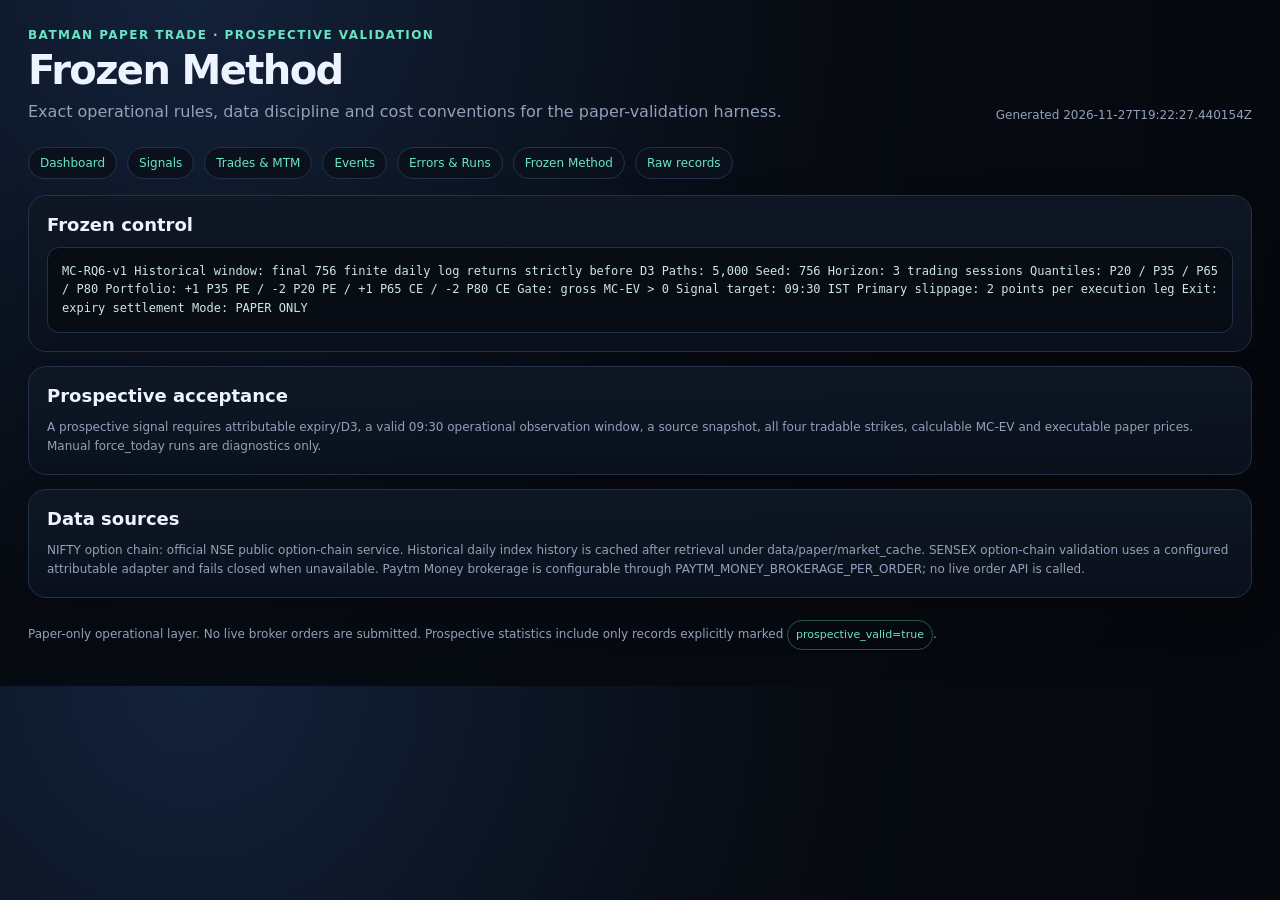
<file: site/methodology.html>
<!doctype html><html><head><meta charset="utf-8"><meta name="viewport" content="width=device-width,initial-scale=1">
<title>Frozen Method · BATMAN PAPER TRADE</title><style>
:root{--bg:#060a12;--panel:#0f1725;--panel2:#0b1220;--ink:#eef4ff;--muted:#91a1bb;--accent:#67e5c3;--line:#233149;--warn:#f3cf6a;--bad:#ef8c8c}
*{box-sizing:border-box}html,body{margin:0;padding:0;background:radial-gradient(circle at 15% 0%,#13213a 0,#070b12 48%,#05070c 100%);color:var(--ink);font-family:Inter,ui-sans-serif,system-ui,-apple-system,Segoe UI,Roboto,Arial}
a{color:var(--accent);text-decoration:none}.wrap{max-width:1450px;margin:auto;padding:28px}
.top{display:flex;justify-content:space-between;gap:24px;align-items:end;margin-bottom:22px}.brand{font-size:12px;font-weight:800;letter-spacing:.12em;color:var(--accent)}
h1{font-size:40px;line-height:1.05;letter-spacing:-.04em;margin:7px 0 9px}h2{font-size:18px;margin:0 0 12px}.sub{color:var(--muted);line-height:1.55;max-width:950px}
.nav{display:flex;flex-wrap:wrap;gap:10px;margin:16px 0}.nav a{border:1px solid var(--line);background:#0a111d;padding:8px 11px;border-radius:999px;font-size:12px}
.grid{display:grid;grid-template-columns:repeat(4,1fr);gap:14px}.card{background:linear-gradient(180deg,rgba(15,23,37,.97),rgba(10,17,29,.97));border:1px solid var(--line);border-radius:18px;padding:18px;box-shadow:0 16px 40px rgba(0,0,0,.2);margin-top:14px}
.k{color:var(--muted);text-transform:uppercase;font-size:11px;letter-spacing:.09em}.v{font-size:29px;font-weight:800;margin-top:7px}.small{font-size:12px;color:var(--muted);line-height:1.6}
.badge{display:inline-block;padding:5px 8px;border-radius:999px;border:1px solid var(--line);font-size:11px}
.badge.ok{color:var(--accent);border-color:#245844}.badge.warn{color:var(--warn);border-color:#54481c}.badge.bad{color:var(--bad);border-color:#5c2c2c}
.table{overflow:auto}.table table{width:100%;border-collapse:collapse;font-size:12px}.table th,.table td{padding:9px;border-bottom:1px solid var(--line);text-align:left;white-space:nowrap}.table th{color:var(--muted);font-weight:700;position:sticky;top:0;background:var(--panel)}
.code{background:#070c15;border:1px solid var(--line);border-radius:12px;padding:14px;overflow:auto;color:#cde8dd;font-family:ui-monospace,SFMono-Regular,Menlo,monospace;font-size:12px;line-height:1.55}
.footer{margin:22px 0 8px;color:var(--muted);font-size:12px;line-height:1.6}.hero-banner{border:1px solid #4f4118;background:#17150b;color:#e7d69b;border-radius:15px;padding:13px 15px;margin:15px 0}
@media(max-width:980px){.grid{grid-template-columns:repeat(2,1fr)}.top{flex-direction:column;align-items:flex-start}}@media(max-width:560px){.grid{grid-template-columns:1fr}.wrap{padding:16px}h1{font-size:31px}}
</style></head><body><div class="wrap">
<div class="top"><div><div class="brand">BATMAN PAPER TRADE · PROSPECTIVE VALIDATION</div><h1>Frozen Method</h1><div class="sub">Exact operational rules, data discipline and cost conventions for the paper-validation harness.</div></div><div class="small">Generated 2026-11-27T19:22:27.440154Z</div></div>

<div class="nav">
<a href="index.html">Dashboard</a>
<a href="signals.html">Signals</a>
<a href="trades.html">Trades & MTM</a>
<a href="events.html">Events</a>
<a href="errors.html">Errors & Runs</a>
<a href="methodology.html">Frozen Method</a>
<a href="https://github.com/vishnuvcr/MC-OPTIONS-VERIFICATION-MC3/tree/main/data/paper">Raw records</a>
</div>

<div class="card"><h2>Frozen control</h2><div class="code">MC-RQ6-v1
Historical window: final 756 finite daily log returns strictly before D3
Paths: 5,000
Seed: 756
Horizon: 3 trading sessions
Quantiles: P20 / P35 / P65 / P80
Portfolio: +1 P35 PE / -2 P20 PE / +1 P65 CE / -2 P80 CE
Gate: gross MC-EV &gt; 0
Signal target: 09:30 IST
Primary slippage: 2 points per execution leg
Exit: expiry settlement
Mode: PAPER ONLY</div></div>
<div class="card"><h2>Prospective acceptance</h2><div class="small">A prospective signal requires attributable expiry/D3, a valid 09:30 operational observation window, a source snapshot, all four tradable strikes, calculable MC-EV and executable paper prices. Manual force_today runs are diagnostics only.</div></div>
<div class="card"><h2>Data sources</h2><div class="small">NIFTY option chain: official NSE public option-chain service. Historical daily index history is cached after retrieval under data/paper/market_cache. SENSEX option-chain validation uses a configured attributable adapter and fails closed when unavailable. Paytm Money brokerage is configurable through PAYTM_MONEY_BROKERAGE_PER_ORDER; no live order API is called.</div></div>
<div class="footer">Paper-only operational layer. No live broker orders are submitted. Prospective statistics include only records explicitly marked <span class="badge ok">prospective_valid=true</span>.</div>
</div></body></html>
</file>
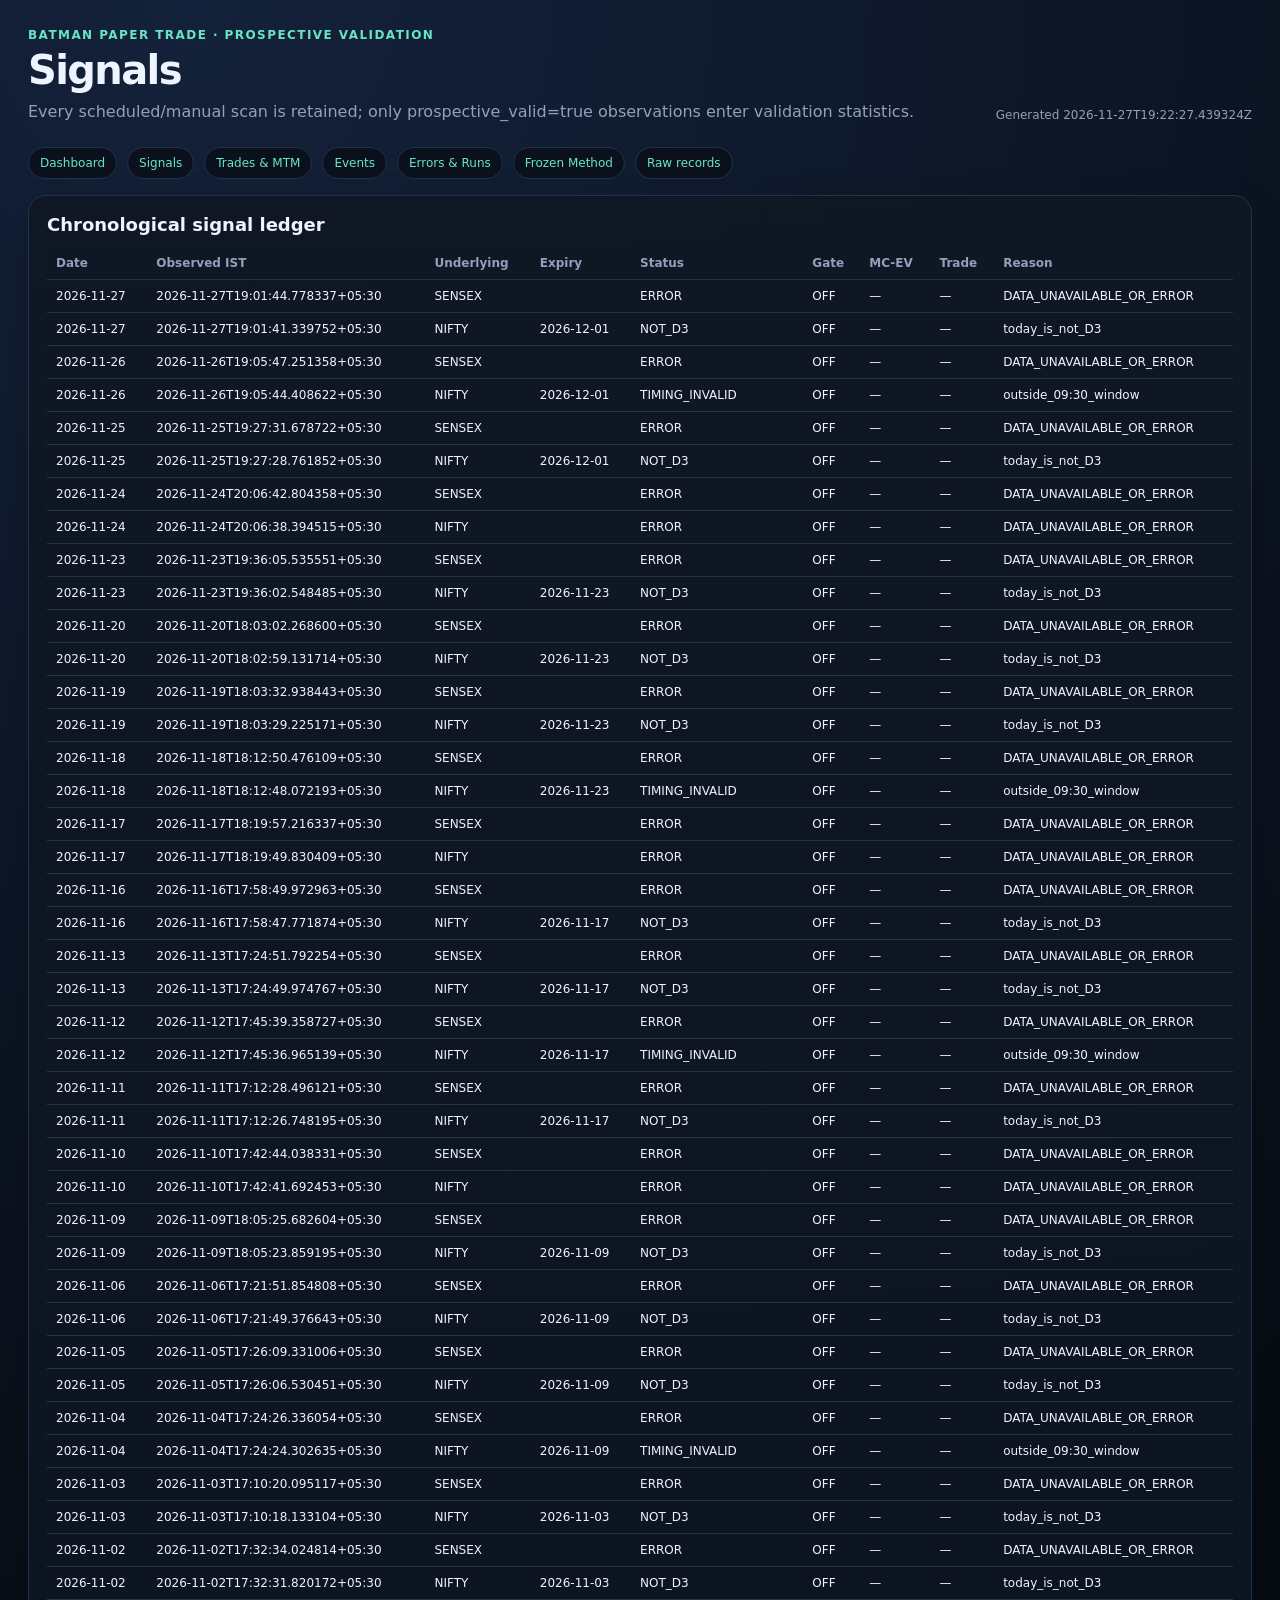
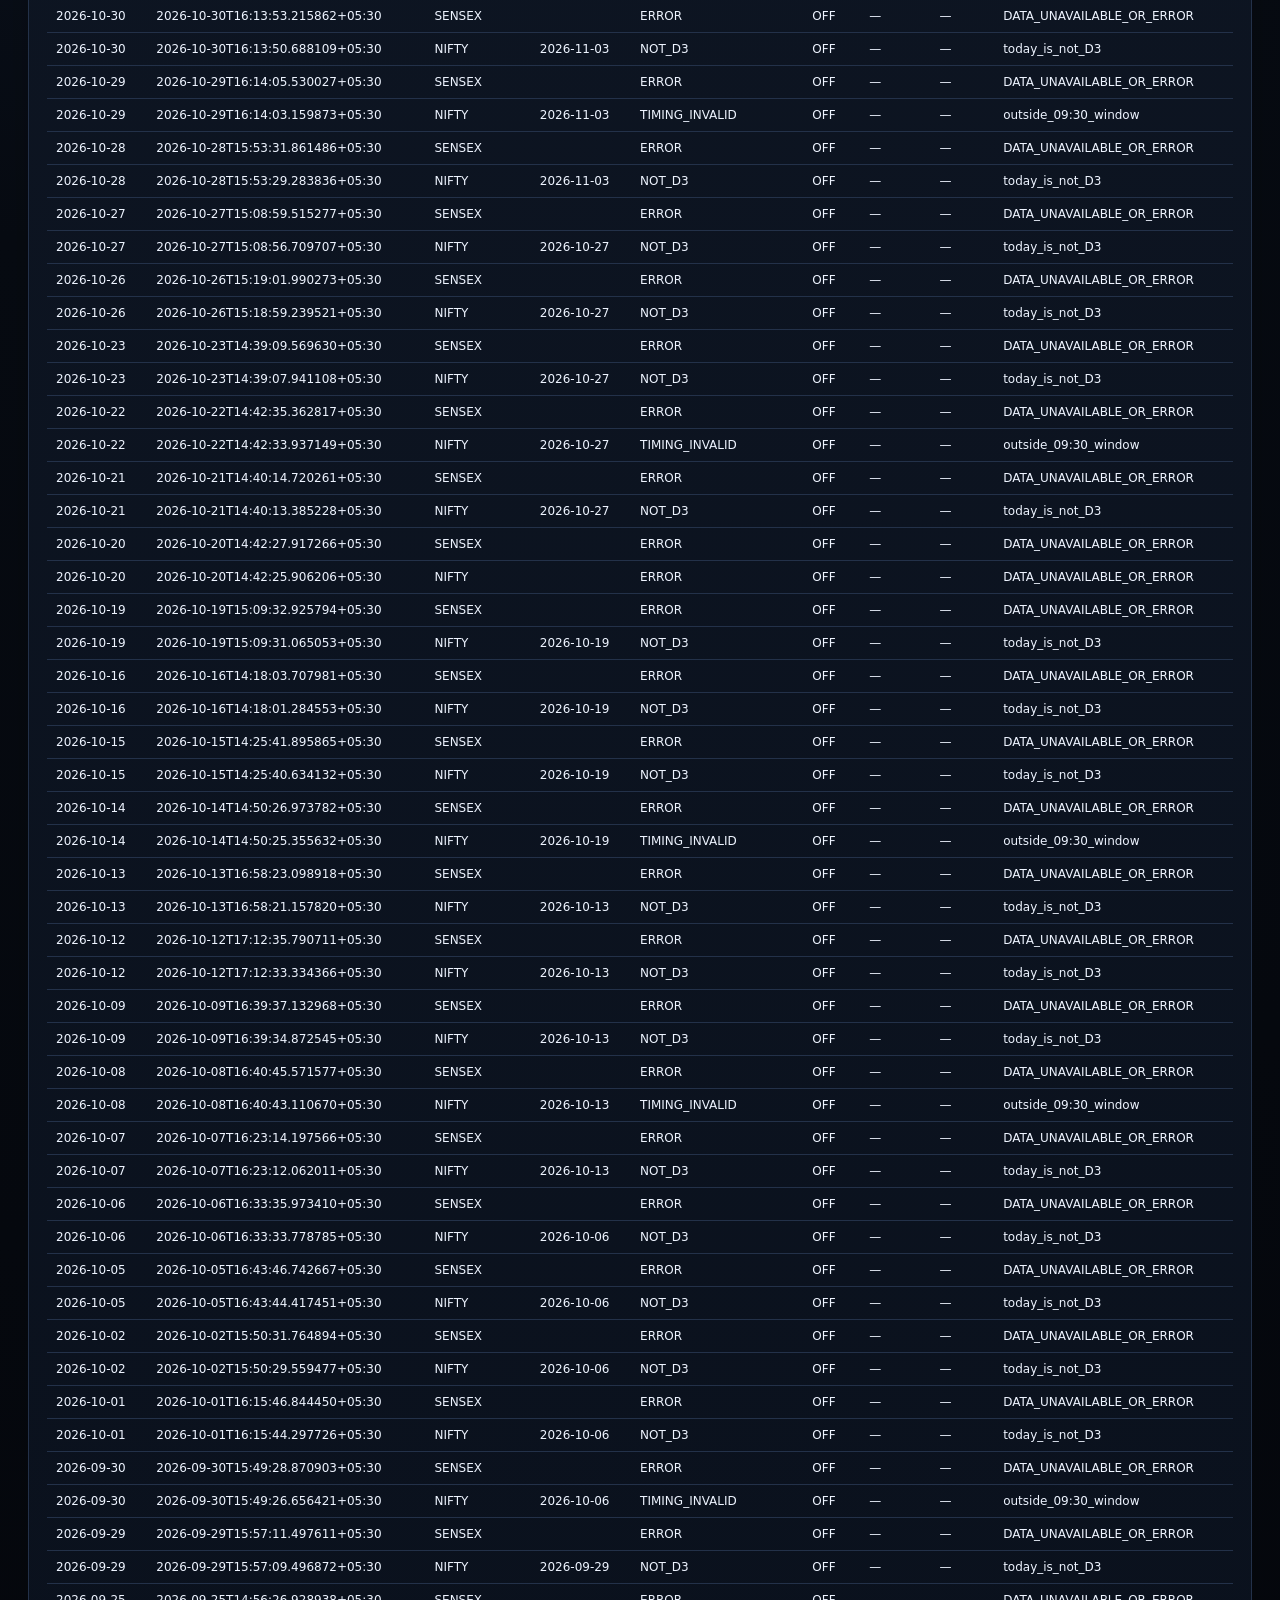
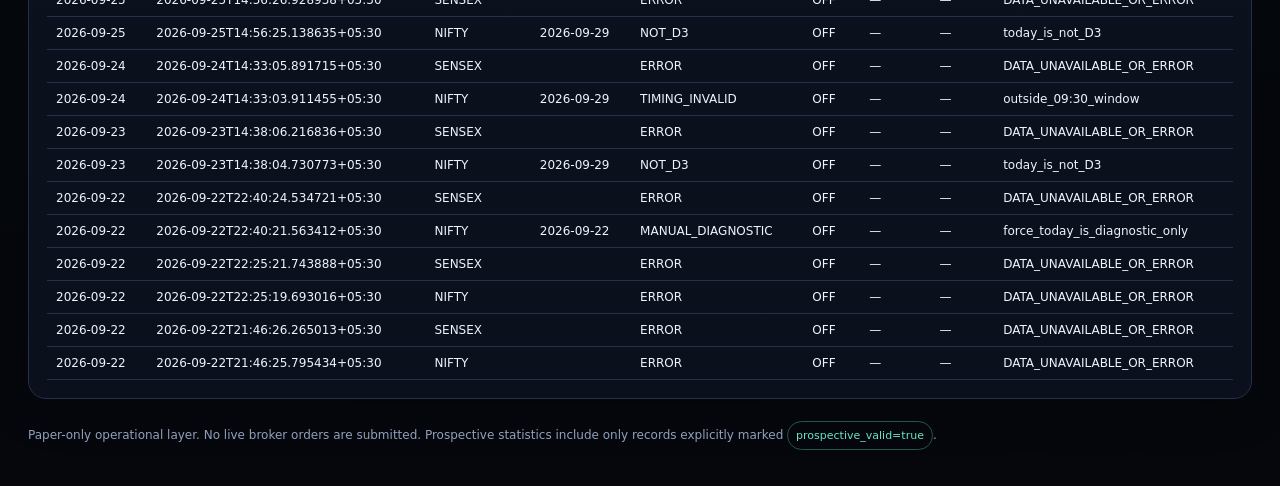
<file: site/signals.html>
<!doctype html><html><head><meta charset="utf-8"><meta name="viewport" content="width=device-width,initial-scale=1">
<title>Signals · BATMAN PAPER TRADE</title><style>
:root{--bg:#060a12;--panel:#0f1725;--panel2:#0b1220;--ink:#eef4ff;--muted:#91a1bb;--accent:#67e5c3;--line:#233149;--warn:#f3cf6a;--bad:#ef8c8c}
*{box-sizing:border-box}html,body{margin:0;padding:0;background:radial-gradient(circle at 15% 0%,#13213a 0,#070b12 48%,#05070c 100%);color:var(--ink);font-family:Inter,ui-sans-serif,system-ui,-apple-system,Segoe UI,Roboto,Arial}
a{color:var(--accent);text-decoration:none}.wrap{max-width:1450px;margin:auto;padding:28px}
.top{display:flex;justify-content:space-between;gap:24px;align-items:end;margin-bottom:22px}.brand{font-size:12px;font-weight:800;letter-spacing:.12em;color:var(--accent)}
h1{font-size:40px;line-height:1.05;letter-spacing:-.04em;margin:7px 0 9px}h2{font-size:18px;margin:0 0 12px}.sub{color:var(--muted);line-height:1.55;max-width:950px}
.nav{display:flex;flex-wrap:wrap;gap:10px;margin:16px 0}.nav a{border:1px solid var(--line);background:#0a111d;padding:8px 11px;border-radius:999px;font-size:12px}
.grid{display:grid;grid-template-columns:repeat(4,1fr);gap:14px}.card{background:linear-gradient(180deg,rgba(15,23,37,.97),rgba(10,17,29,.97));border:1px solid var(--line);border-radius:18px;padding:18px;box-shadow:0 16px 40px rgba(0,0,0,.2);margin-top:14px}
.k{color:var(--muted);text-transform:uppercase;font-size:11px;letter-spacing:.09em}.v{font-size:29px;font-weight:800;margin-top:7px}.small{font-size:12px;color:var(--muted);line-height:1.6}
.badge{display:inline-block;padding:5px 8px;border-radius:999px;border:1px solid var(--line);font-size:11px}
.badge.ok{color:var(--accent);border-color:#245844}.badge.warn{color:var(--warn);border-color:#54481c}.badge.bad{color:var(--bad);border-color:#5c2c2c}
.table{overflow:auto}.table table{width:100%;border-collapse:collapse;font-size:12px}.table th,.table td{padding:9px;border-bottom:1px solid var(--line);text-align:left;white-space:nowrap}.table th{color:var(--muted);font-weight:700;position:sticky;top:0;background:var(--panel)}
.code{background:#070c15;border:1px solid var(--line);border-radius:12px;padding:14px;overflow:auto;color:#cde8dd;font-family:ui-monospace,SFMono-Regular,Menlo,monospace;font-size:12px;line-height:1.55}
.footer{margin:22px 0 8px;color:var(--muted);font-size:12px;line-height:1.6}.hero-banner{border:1px solid #4f4118;background:#17150b;color:#e7d69b;border-radius:15px;padding:13px 15px;margin:15px 0}
@media(max-width:980px){.grid{grid-template-columns:repeat(2,1fr)}.top{flex-direction:column;align-items:flex-start}}@media(max-width:560px){.grid{grid-template-columns:1fr}.wrap{padding:16px}h1{font-size:31px}}
</style></head><body><div class="wrap">
<div class="top"><div><div class="brand">BATMAN PAPER TRADE · PROSPECTIVE VALIDATION</div><h1>Signals</h1><div class="sub">Every scheduled/manual scan is retained; only prospective_valid=true observations enter validation statistics.</div></div><div class="small">Generated 2026-11-27T19:22:27.439324Z</div></div>

<div class="nav">
<a href="index.html">Dashboard</a>
<a href="signals.html">Signals</a>
<a href="trades.html">Trades & MTM</a>
<a href="events.html">Events</a>
<a href="errors.html">Errors & Runs</a>
<a href="methodology.html">Frozen Method</a>
<a href="https://github.com/vishnuvcr/MC-OPTIONS-VERIFICATION-MC3/tree/main/data/paper">Raw records</a>
</div>

<div class="card"><h2>Chronological signal ledger</h2><div class="table"><table><thead><tr><th>Date</th><th>Observed IST</th><th>Underlying</th><th>Expiry</th><th>Status</th><th>Gate</th><th>MC-EV</th><th>Trade</th><th>Reason</th></tr></thead><tbody><tr><td>2026-11-27</td><td>2026-11-27T19:01:44.778337+05:30</td><td>SENSEX</td><td></td><td>ERROR</td><td>OFF</td><td>—</td><td>—</td><td>DATA_UNAVAILABLE_OR_ERROR</td></tr><tr><td>2026-11-27</td><td>2026-11-27T19:01:41.339752+05:30</td><td>NIFTY</td><td>2026-12-01</td><td>NOT_D3</td><td>OFF</td><td>—</td><td>—</td><td>today_is_not_D3</td></tr><tr><td>2026-11-26</td><td>2026-11-26T19:05:47.251358+05:30</td><td>SENSEX</td><td></td><td>ERROR</td><td>OFF</td><td>—</td><td>—</td><td>DATA_UNAVAILABLE_OR_ERROR</td></tr><tr><td>2026-11-26</td><td>2026-11-26T19:05:44.408622+05:30</td><td>NIFTY</td><td>2026-12-01</td><td>TIMING_INVALID</td><td>OFF</td><td>—</td><td>—</td><td>outside_09:30_window</td></tr><tr><td>2026-11-25</td><td>2026-11-25T19:27:31.678722+05:30</td><td>SENSEX</td><td></td><td>ERROR</td><td>OFF</td><td>—</td><td>—</td><td>DATA_UNAVAILABLE_OR_ERROR</td></tr><tr><td>2026-11-25</td><td>2026-11-25T19:27:28.761852+05:30</td><td>NIFTY</td><td>2026-12-01</td><td>NOT_D3</td><td>OFF</td><td>—</td><td>—</td><td>today_is_not_D3</td></tr><tr><td>2026-11-24</td><td>2026-11-24T20:06:42.804358+05:30</td><td>SENSEX</td><td></td><td>ERROR</td><td>OFF</td><td>—</td><td>—</td><td>DATA_UNAVAILABLE_OR_ERROR</td></tr><tr><td>2026-11-24</td><td>2026-11-24T20:06:38.394515+05:30</td><td>NIFTY</td><td></td><td>ERROR</td><td>OFF</td><td>—</td><td>—</td><td>DATA_UNAVAILABLE_OR_ERROR</td></tr><tr><td>2026-11-23</td><td>2026-11-23T19:36:05.535551+05:30</td><td>SENSEX</td><td></td><td>ERROR</td><td>OFF</td><td>—</td><td>—</td><td>DATA_UNAVAILABLE_OR_ERROR</td></tr><tr><td>2026-11-23</td><td>2026-11-23T19:36:02.548485+05:30</td><td>NIFTY</td><td>2026-11-23</td><td>NOT_D3</td><td>OFF</td><td>—</td><td>—</td><td>today_is_not_D3</td></tr><tr><td>2026-11-20</td><td>2026-11-20T18:03:02.268600+05:30</td><td>SENSEX</td><td></td><td>ERROR</td><td>OFF</td><td>—</td><td>—</td><td>DATA_UNAVAILABLE_OR_ERROR</td></tr><tr><td>2026-11-20</td><td>2026-11-20T18:02:59.131714+05:30</td><td>NIFTY</td><td>2026-11-23</td><td>NOT_D3</td><td>OFF</td><td>—</td><td>—</td><td>today_is_not_D3</td></tr><tr><td>2026-11-19</td><td>2026-11-19T18:03:32.938443+05:30</td><td>SENSEX</td><td></td><td>ERROR</td><td>OFF</td><td>—</td><td>—</td><td>DATA_UNAVAILABLE_OR_ERROR</td></tr><tr><td>2026-11-19</td><td>2026-11-19T18:03:29.225171+05:30</td><td>NIFTY</td><td>2026-11-23</td><td>NOT_D3</td><td>OFF</td><td>—</td><td>—</td><td>today_is_not_D3</td></tr><tr><td>2026-11-18</td><td>2026-11-18T18:12:50.476109+05:30</td><td>SENSEX</td><td></td><td>ERROR</td><td>OFF</td><td>—</td><td>—</td><td>DATA_UNAVAILABLE_OR_ERROR</td></tr><tr><td>2026-11-18</td><td>2026-11-18T18:12:48.072193+05:30</td><td>NIFTY</td><td>2026-11-23</td><td>TIMING_INVALID</td><td>OFF</td><td>—</td><td>—</td><td>outside_09:30_window</td></tr><tr><td>2026-11-17</td><td>2026-11-17T18:19:57.216337+05:30</td><td>SENSEX</td><td></td><td>ERROR</td><td>OFF</td><td>—</td><td>—</td><td>DATA_UNAVAILABLE_OR_ERROR</td></tr><tr><td>2026-11-17</td><td>2026-11-17T18:19:49.830409+05:30</td><td>NIFTY</td><td></td><td>ERROR</td><td>OFF</td><td>—</td><td>—</td><td>DATA_UNAVAILABLE_OR_ERROR</td></tr><tr><td>2026-11-16</td><td>2026-11-16T17:58:49.972963+05:30</td><td>SENSEX</td><td></td><td>ERROR</td><td>OFF</td><td>—</td><td>—</td><td>DATA_UNAVAILABLE_OR_ERROR</td></tr><tr><td>2026-11-16</td><td>2026-11-16T17:58:47.771874+05:30</td><td>NIFTY</td><td>2026-11-17</td><td>NOT_D3</td><td>OFF</td><td>—</td><td>—</td><td>today_is_not_D3</td></tr><tr><td>2026-11-13</td><td>2026-11-13T17:24:51.792254+05:30</td><td>SENSEX</td><td></td><td>ERROR</td><td>OFF</td><td>—</td><td>—</td><td>DATA_UNAVAILABLE_OR_ERROR</td></tr><tr><td>2026-11-13</td><td>2026-11-13T17:24:49.974767+05:30</td><td>NIFTY</td><td>2026-11-17</td><td>NOT_D3</td><td>OFF</td><td>—</td><td>—</td><td>today_is_not_D3</td></tr><tr><td>2026-11-12</td><td>2026-11-12T17:45:39.358727+05:30</td><td>SENSEX</td><td></td><td>ERROR</td><td>OFF</td><td>—</td><td>—</td><td>DATA_UNAVAILABLE_OR_ERROR</td></tr><tr><td>2026-11-12</td><td>2026-11-12T17:45:36.965139+05:30</td><td>NIFTY</td><td>2026-11-17</td><td>TIMING_INVALID</td><td>OFF</td><td>—</td><td>—</td><td>outside_09:30_window</td></tr><tr><td>2026-11-11</td><td>2026-11-11T17:12:28.496121+05:30</td><td>SENSEX</td><td></td><td>ERROR</td><td>OFF</td><td>—</td><td>—</td><td>DATA_UNAVAILABLE_OR_ERROR</td></tr><tr><td>2026-11-11</td><td>2026-11-11T17:12:26.748195+05:30</td><td>NIFTY</td><td>2026-11-17</td><td>NOT_D3</td><td>OFF</td><td>—</td><td>—</td><td>today_is_not_D3</td></tr><tr><td>2026-11-10</td><td>2026-11-10T17:42:44.038331+05:30</td><td>SENSEX</td><td></td><td>ERROR</td><td>OFF</td><td>—</td><td>—</td><td>DATA_UNAVAILABLE_OR_ERROR</td></tr><tr><td>2026-11-10</td><td>2026-11-10T17:42:41.692453+05:30</td><td>NIFTY</td><td></td><td>ERROR</td><td>OFF</td><td>—</td><td>—</td><td>DATA_UNAVAILABLE_OR_ERROR</td></tr><tr><td>2026-11-09</td><td>2026-11-09T18:05:25.682604+05:30</td><td>SENSEX</td><td></td><td>ERROR</td><td>OFF</td><td>—</td><td>—</td><td>DATA_UNAVAILABLE_OR_ERROR</td></tr><tr><td>2026-11-09</td><td>2026-11-09T18:05:23.859195+05:30</td><td>NIFTY</td><td>2026-11-09</td><td>NOT_D3</td><td>OFF</td><td>—</td><td>—</td><td>today_is_not_D3</td></tr><tr><td>2026-11-06</td><td>2026-11-06T17:21:51.854808+05:30</td><td>SENSEX</td><td></td><td>ERROR</td><td>OFF</td><td>—</td><td>—</td><td>DATA_UNAVAILABLE_OR_ERROR</td></tr><tr><td>2026-11-06</td><td>2026-11-06T17:21:49.376643+05:30</td><td>NIFTY</td><td>2026-11-09</td><td>NOT_D3</td><td>OFF</td><td>—</td><td>—</td><td>today_is_not_D3</td></tr><tr><td>2026-11-05</td><td>2026-11-05T17:26:09.331006+05:30</td><td>SENSEX</td><td></td><td>ERROR</td><td>OFF</td><td>—</td><td>—</td><td>DATA_UNAVAILABLE_OR_ERROR</td></tr><tr><td>2026-11-05</td><td>2026-11-05T17:26:06.530451+05:30</td><td>NIFTY</td><td>2026-11-09</td><td>NOT_D3</td><td>OFF</td><td>—</td><td>—</td><td>today_is_not_D3</td></tr><tr><td>2026-11-04</td><td>2026-11-04T17:24:26.336054+05:30</td><td>SENSEX</td><td></td><td>ERROR</td><td>OFF</td><td>—</td><td>—</td><td>DATA_UNAVAILABLE_OR_ERROR</td></tr><tr><td>2026-11-04</td><td>2026-11-04T17:24:24.302635+05:30</td><td>NIFTY</td><td>2026-11-09</td><td>TIMING_INVALID</td><td>OFF</td><td>—</td><td>—</td><td>outside_09:30_window</td></tr><tr><td>2026-11-03</td><td>2026-11-03T17:10:20.095117+05:30</td><td>SENSEX</td><td></td><td>ERROR</td><td>OFF</td><td>—</td><td>—</td><td>DATA_UNAVAILABLE_OR_ERROR</td></tr><tr><td>2026-11-03</td><td>2026-11-03T17:10:18.133104+05:30</td><td>NIFTY</td><td>2026-11-03</td><td>NOT_D3</td><td>OFF</td><td>—</td><td>—</td><td>today_is_not_D3</td></tr><tr><td>2026-11-02</td><td>2026-11-02T17:32:34.024814+05:30</td><td>SENSEX</td><td></td><td>ERROR</td><td>OFF</td><td>—</td><td>—</td><td>DATA_UNAVAILABLE_OR_ERROR</td></tr><tr><td>2026-11-02</td><td>2026-11-02T17:32:31.820172+05:30</td><td>NIFTY</td><td>2026-11-03</td><td>NOT_D3</td><td>OFF</td><td>—</td><td>—</td><td>today_is_not_D3</td></tr><tr><td>2026-10-30</td><td>2026-10-30T16:13:53.215862+05:30</td><td>SENSEX</td><td></td><td>ERROR</td><td>OFF</td><td>—</td><td>—</td><td>DATA_UNAVAILABLE_OR_ERROR</td></tr><tr><td>2026-10-30</td><td>2026-10-30T16:13:50.688109+05:30</td><td>NIFTY</td><td>2026-11-03</td><td>NOT_D3</td><td>OFF</td><td>—</td><td>—</td><td>today_is_not_D3</td></tr><tr><td>2026-10-29</td><td>2026-10-29T16:14:05.530027+05:30</td><td>SENSEX</td><td></td><td>ERROR</td><td>OFF</td><td>—</td><td>—</td><td>DATA_UNAVAILABLE_OR_ERROR</td></tr><tr><td>2026-10-29</td><td>2026-10-29T16:14:03.159873+05:30</td><td>NIFTY</td><td>2026-11-03</td><td>TIMING_INVALID</td><td>OFF</td><td>—</td><td>—</td><td>outside_09:30_window</td></tr><tr><td>2026-10-28</td><td>2026-10-28T15:53:31.861486+05:30</td><td>SENSEX</td><td></td><td>ERROR</td><td>OFF</td><td>—</td><td>—</td><td>DATA_UNAVAILABLE_OR_ERROR</td></tr><tr><td>2026-10-28</td><td>2026-10-28T15:53:29.283836+05:30</td><td>NIFTY</td><td>2026-11-03</td><td>NOT_D3</td><td>OFF</td><td>—</td><td>—</td><td>today_is_not_D3</td></tr><tr><td>2026-10-27</td><td>2026-10-27T15:08:59.515277+05:30</td><td>SENSEX</td><td></td><td>ERROR</td><td>OFF</td><td>—</td><td>—</td><td>DATA_UNAVAILABLE_OR_ERROR</td></tr><tr><td>2026-10-27</td><td>2026-10-27T15:08:56.709707+05:30</td><td>NIFTY</td><td>2026-10-27</td><td>NOT_D3</td><td>OFF</td><td>—</td><td>—</td><td>today_is_not_D3</td></tr><tr><td>2026-10-26</td><td>2026-10-26T15:19:01.990273+05:30</td><td>SENSEX</td><td></td><td>ERROR</td><td>OFF</td><td>—</td><td>—</td><td>DATA_UNAVAILABLE_OR_ERROR</td></tr><tr><td>2026-10-26</td><td>2026-10-26T15:18:59.239521+05:30</td><td>NIFTY</td><td>2026-10-27</td><td>NOT_D3</td><td>OFF</td><td>—</td><td>—</td><td>today_is_not_D3</td></tr><tr><td>2026-10-23</td><td>2026-10-23T14:39:09.569630+05:30</td><td>SENSEX</td><td></td><td>ERROR</td><td>OFF</td><td>—</td><td>—</td><td>DATA_UNAVAILABLE_OR_ERROR</td></tr><tr><td>2026-10-23</td><td>2026-10-23T14:39:07.941108+05:30</td><td>NIFTY</td><td>2026-10-27</td><td>NOT_D3</td><td>OFF</td><td>—</td><td>—</td><td>today_is_not_D3</td></tr><tr><td>2026-10-22</td><td>2026-10-22T14:42:35.362817+05:30</td><td>SENSEX</td><td></td><td>ERROR</td><td>OFF</td><td>—</td><td>—</td><td>DATA_UNAVAILABLE_OR_ERROR</td></tr><tr><td>2026-10-22</td><td>2026-10-22T14:42:33.937149+05:30</td><td>NIFTY</td><td>2026-10-27</td><td>TIMING_INVALID</td><td>OFF</td><td>—</td><td>—</td><td>outside_09:30_window</td></tr><tr><td>2026-10-21</td><td>2026-10-21T14:40:14.720261+05:30</td><td>SENSEX</td><td></td><td>ERROR</td><td>OFF</td><td>—</td><td>—</td><td>DATA_UNAVAILABLE_OR_ERROR</td></tr><tr><td>2026-10-21</td><td>2026-10-21T14:40:13.385228+05:30</td><td>NIFTY</td><td>2026-10-27</td><td>NOT_D3</td><td>OFF</td><td>—</td><td>—</td><td>today_is_not_D3</td></tr><tr><td>2026-10-20</td><td>2026-10-20T14:42:27.917266+05:30</td><td>SENSEX</td><td></td><td>ERROR</td><td>OFF</td><td>—</td><td>—</td><td>DATA_UNAVAILABLE_OR_ERROR</td></tr><tr><td>2026-10-20</td><td>2026-10-20T14:42:25.906206+05:30</td><td>NIFTY</td><td></td><td>ERROR</td><td>OFF</td><td>—</td><td>—</td><td>DATA_UNAVAILABLE_OR_ERROR</td></tr><tr><td>2026-10-19</td><td>2026-10-19T15:09:32.925794+05:30</td><td>SENSEX</td><td></td><td>ERROR</td><td>OFF</td><td>—</td><td>—</td><td>DATA_UNAVAILABLE_OR_ERROR</td></tr><tr><td>2026-10-19</td><td>2026-10-19T15:09:31.065053+05:30</td><td>NIFTY</td><td>2026-10-19</td><td>NOT_D3</td><td>OFF</td><td>—</td><td>—</td><td>today_is_not_D3</td></tr><tr><td>2026-10-16</td><td>2026-10-16T14:18:03.707981+05:30</td><td>SENSEX</td><td></td><td>ERROR</td><td>OFF</td><td>—</td><td>—</td><td>DATA_UNAVAILABLE_OR_ERROR</td></tr><tr><td>2026-10-16</td><td>2026-10-16T14:18:01.284553+05:30</td><td>NIFTY</td><td>2026-10-19</td><td>NOT_D3</td><td>OFF</td><td>—</td><td>—</td><td>today_is_not_D3</td></tr><tr><td>2026-10-15</td><td>2026-10-15T14:25:41.895865+05:30</td><td>SENSEX</td><td></td><td>ERROR</td><td>OFF</td><td>—</td><td>—</td><td>DATA_UNAVAILABLE_OR_ERROR</td></tr><tr><td>2026-10-15</td><td>2026-10-15T14:25:40.634132+05:30</td><td>NIFTY</td><td>2026-10-19</td><td>NOT_D3</td><td>OFF</td><td>—</td><td>—</td><td>today_is_not_D3</td></tr><tr><td>2026-10-14</td><td>2026-10-14T14:50:26.973782+05:30</td><td>SENSEX</td><td></td><td>ERROR</td><td>OFF</td><td>—</td><td>—</td><td>DATA_UNAVAILABLE_OR_ERROR</td></tr><tr><td>2026-10-14</td><td>2026-10-14T14:50:25.355632+05:30</td><td>NIFTY</td><td>2026-10-19</td><td>TIMING_INVALID</td><td>OFF</td><td>—</td><td>—</td><td>outside_09:30_window</td></tr><tr><td>2026-10-13</td><td>2026-10-13T16:58:23.098918+05:30</td><td>SENSEX</td><td></td><td>ERROR</td><td>OFF</td><td>—</td><td>—</td><td>DATA_UNAVAILABLE_OR_ERROR</td></tr><tr><td>2026-10-13</td><td>2026-10-13T16:58:21.157820+05:30</td><td>NIFTY</td><td>2026-10-13</td><td>NOT_D3</td><td>OFF</td><td>—</td><td>—</td><td>today_is_not_D3</td></tr><tr><td>2026-10-12</td><td>2026-10-12T17:12:35.790711+05:30</td><td>SENSEX</td><td></td><td>ERROR</td><td>OFF</td><td>—</td><td>—</td><td>DATA_UNAVAILABLE_OR_ERROR</td></tr><tr><td>2026-10-12</td><td>2026-10-12T17:12:33.334366+05:30</td><td>NIFTY</td><td>2026-10-13</td><td>NOT_D3</td><td>OFF</td><td>—</td><td>—</td><td>today_is_not_D3</td></tr><tr><td>2026-10-09</td><td>2026-10-09T16:39:37.132968+05:30</td><td>SENSEX</td><td></td><td>ERROR</td><td>OFF</td><td>—</td><td>—</td><td>DATA_UNAVAILABLE_OR_ERROR</td></tr><tr><td>2026-10-09</td><td>2026-10-09T16:39:34.872545+05:30</td><td>NIFTY</td><td>2026-10-13</td><td>NOT_D3</td><td>OFF</td><td>—</td><td>—</td><td>today_is_not_D3</td></tr><tr><td>2026-10-08</td><td>2026-10-08T16:40:45.571577+05:30</td><td>SENSEX</td><td></td><td>ERROR</td><td>OFF</td><td>—</td><td>—</td><td>DATA_UNAVAILABLE_OR_ERROR</td></tr><tr><td>2026-10-08</td><td>2026-10-08T16:40:43.110670+05:30</td><td>NIFTY</td><td>2026-10-13</td><td>TIMING_INVALID</td><td>OFF</td><td>—</td><td>—</td><td>outside_09:30_window</td></tr><tr><td>2026-10-07</td><td>2026-10-07T16:23:14.197566+05:30</td><td>SENSEX</td><td></td><td>ERROR</td><td>OFF</td><td>—</td><td>—</td><td>DATA_UNAVAILABLE_OR_ERROR</td></tr><tr><td>2026-10-07</td><td>2026-10-07T16:23:12.062011+05:30</td><td>NIFTY</td><td>2026-10-13</td><td>NOT_D3</td><td>OFF</td><td>—</td><td>—</td><td>today_is_not_D3</td></tr><tr><td>2026-10-06</td><td>2026-10-06T16:33:35.973410+05:30</td><td>SENSEX</td><td></td><td>ERROR</td><td>OFF</td><td>—</td><td>—</td><td>DATA_UNAVAILABLE_OR_ERROR</td></tr><tr><td>2026-10-06</td><td>2026-10-06T16:33:33.778785+05:30</td><td>NIFTY</td><td>2026-10-06</td><td>NOT_D3</td><td>OFF</td><td>—</td><td>—</td><td>today_is_not_D3</td></tr><tr><td>2026-10-05</td><td>2026-10-05T16:43:46.742667+05:30</td><td>SENSEX</td><td></td><td>ERROR</td><td>OFF</td><td>—</td><td>—</td><td>DATA_UNAVAILABLE_OR_ERROR</td></tr><tr><td>2026-10-05</td><td>2026-10-05T16:43:44.417451+05:30</td><td>NIFTY</td><td>2026-10-06</td><td>NOT_D3</td><td>OFF</td><td>—</td><td>—</td><td>today_is_not_D3</td></tr><tr><td>2026-10-02</td><td>2026-10-02T15:50:31.764894+05:30</td><td>SENSEX</td><td></td><td>ERROR</td><td>OFF</td><td>—</td><td>—</td><td>DATA_UNAVAILABLE_OR_ERROR</td></tr><tr><td>2026-10-02</td><td>2026-10-02T15:50:29.559477+05:30</td><td>NIFTY</td><td>2026-10-06</td><td>NOT_D3</td><td>OFF</td><td>—</td><td>—</td><td>today_is_not_D3</td></tr><tr><td>2026-10-01</td><td>2026-10-01T16:15:46.844450+05:30</td><td>SENSEX</td><td></td><td>ERROR</td><td>OFF</td><td>—</td><td>—</td><td>DATA_UNAVAILABLE_OR_ERROR</td></tr><tr><td>2026-10-01</td><td>2026-10-01T16:15:44.297726+05:30</td><td>NIFTY</td><td>2026-10-06</td><td>NOT_D3</td><td>OFF</td><td>—</td><td>—</td><td>today_is_not_D3</td></tr><tr><td>2026-09-30</td><td>2026-09-30T15:49:28.870903+05:30</td><td>SENSEX</td><td></td><td>ERROR</td><td>OFF</td><td>—</td><td>—</td><td>DATA_UNAVAILABLE_OR_ERROR</td></tr><tr><td>2026-09-30</td><td>2026-09-30T15:49:26.656421+05:30</td><td>NIFTY</td><td>2026-10-06</td><td>TIMING_INVALID</td><td>OFF</td><td>—</td><td>—</td><td>outside_09:30_window</td></tr><tr><td>2026-09-29</td><td>2026-09-29T15:57:11.497611+05:30</td><td>SENSEX</td><td></td><td>ERROR</td><td>OFF</td><td>—</td><td>—</td><td>DATA_UNAVAILABLE_OR_ERROR</td></tr><tr><td>2026-09-29</td><td>2026-09-29T15:57:09.496872+05:30</td><td>NIFTY</td><td>2026-09-29</td><td>NOT_D3</td><td>OFF</td><td>—</td><td>—</td><td>today_is_not_D3</td></tr><tr><td>2026-09-25</td><td>2026-09-25T14:56:26.928938+05:30</td><td>SENSEX</td><td></td><td>ERROR</td><td>OFF</td><td>—</td><td>—</td><td>DATA_UNAVAILABLE_OR_ERROR</td></tr><tr><td>2026-09-25</td><td>2026-09-25T14:56:25.138635+05:30</td><td>NIFTY</td><td>2026-09-29</td><td>NOT_D3</td><td>OFF</td><td>—</td><td>—</td><td>today_is_not_D3</td></tr><tr><td>2026-09-24</td><td>2026-09-24T14:33:05.891715+05:30</td><td>SENSEX</td><td></td><td>ERROR</td><td>OFF</td><td>—</td><td>—</td><td>DATA_UNAVAILABLE_OR_ERROR</td></tr><tr><td>2026-09-24</td><td>2026-09-24T14:33:03.911455+05:30</td><td>NIFTY</td><td>2026-09-29</td><td>TIMING_INVALID</td><td>OFF</td><td>—</td><td>—</td><td>outside_09:30_window</td></tr><tr><td>2026-09-23</td><td>2026-09-23T14:38:06.216836+05:30</td><td>SENSEX</td><td></td><td>ERROR</td><td>OFF</td><td>—</td><td>—</td><td>DATA_UNAVAILABLE_OR_ERROR</td></tr><tr><td>2026-09-23</td><td>2026-09-23T14:38:04.730773+05:30</td><td>NIFTY</td><td>2026-09-29</td><td>NOT_D3</td><td>OFF</td><td>—</td><td>—</td><td>today_is_not_D3</td></tr><tr><td>2026-09-22</td><td>2026-09-22T22:40:24.534721+05:30</td><td>SENSEX</td><td></td><td>ERROR</td><td>OFF</td><td>—</td><td>—</td><td>DATA_UNAVAILABLE_OR_ERROR</td></tr><tr><td>2026-09-22</td><td>2026-09-22T22:40:21.563412+05:30</td><td>NIFTY</td><td>2026-09-22</td><td>MANUAL_DIAGNOSTIC</td><td>OFF</td><td>—</td><td>—</td><td>force_today_is_diagnostic_only</td></tr><tr><td>2026-09-22</td><td>2026-09-22T22:25:21.743888+05:30</td><td>SENSEX</td><td></td><td>ERROR</td><td>OFF</td><td>—</td><td>—</td><td>DATA_UNAVAILABLE_OR_ERROR</td></tr><tr><td>2026-09-22</td><td>2026-09-22T22:25:19.693016+05:30</td><td>NIFTY</td><td></td><td>ERROR</td><td>OFF</td><td>—</td><td>—</td><td>DATA_UNAVAILABLE_OR_ERROR</td></tr><tr><td>2026-09-22</td><td>2026-09-22T21:46:26.265013+05:30</td><td>SENSEX</td><td></td><td>ERROR</td><td>OFF</td><td>—</td><td>—</td><td>DATA_UNAVAILABLE_OR_ERROR</td></tr><tr><td>2026-09-22</td><td>2026-09-22T21:46:25.795434+05:30</td><td>NIFTY</td><td></td><td>ERROR</td><td>OFF</td><td>—</td><td>—</td><td>DATA_UNAVAILABLE_OR_ERROR</td></tr></tbody></table></div></div>
<div class="footer">Paper-only operational layer. No live broker orders are submitted. Prospective statistics include only records explicitly marked <span class="badge ok">prospective_valid=true</span>.</div>
</div></body></html>
</file>
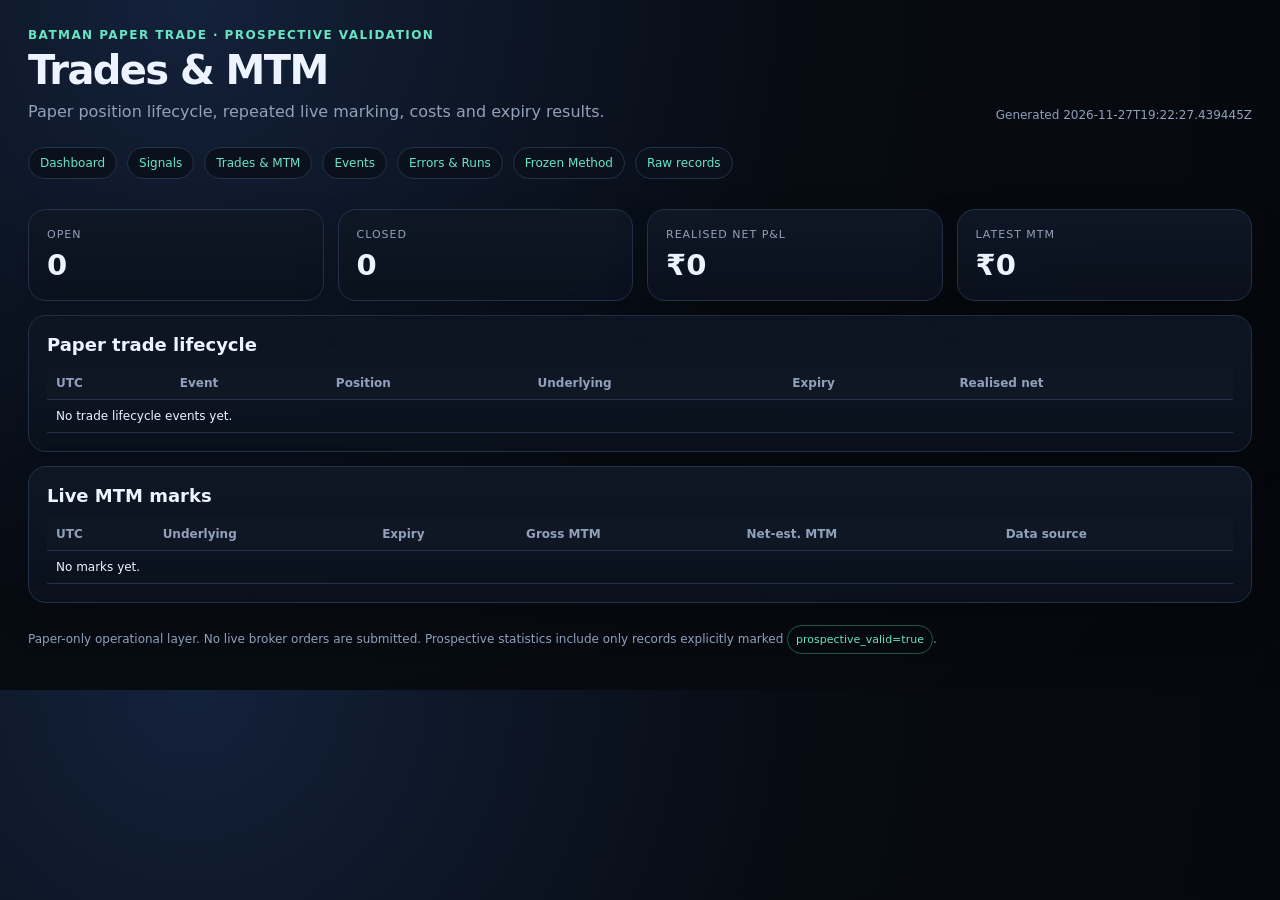
<file: site/trades.html>
<!doctype html><html><head><meta charset="utf-8"><meta name="viewport" content="width=device-width,initial-scale=1">
<title>Trades &amp; MTM · BATMAN PAPER TRADE</title><style>
:root{--bg:#060a12;--panel:#0f1725;--panel2:#0b1220;--ink:#eef4ff;--muted:#91a1bb;--accent:#67e5c3;--line:#233149;--warn:#f3cf6a;--bad:#ef8c8c}
*{box-sizing:border-box}html,body{margin:0;padding:0;background:radial-gradient(circle at 15% 0%,#13213a 0,#070b12 48%,#05070c 100%);color:var(--ink);font-family:Inter,ui-sans-serif,system-ui,-apple-system,Segoe UI,Roboto,Arial}
a{color:var(--accent);text-decoration:none}.wrap{max-width:1450px;margin:auto;padding:28px}
.top{display:flex;justify-content:space-between;gap:24px;align-items:end;margin-bottom:22px}.brand{font-size:12px;font-weight:800;letter-spacing:.12em;color:var(--accent)}
h1{font-size:40px;line-height:1.05;letter-spacing:-.04em;margin:7px 0 9px}h2{font-size:18px;margin:0 0 12px}.sub{color:var(--muted);line-height:1.55;max-width:950px}
.nav{display:flex;flex-wrap:wrap;gap:10px;margin:16px 0}.nav a{border:1px solid var(--line);background:#0a111d;padding:8px 11px;border-radius:999px;font-size:12px}
.grid{display:grid;grid-template-columns:repeat(4,1fr);gap:14px}.card{background:linear-gradient(180deg,rgba(15,23,37,.97),rgba(10,17,29,.97));border:1px solid var(--line);border-radius:18px;padding:18px;box-shadow:0 16px 40px rgba(0,0,0,.2);margin-top:14px}
.k{color:var(--muted);text-transform:uppercase;font-size:11px;letter-spacing:.09em}.v{font-size:29px;font-weight:800;margin-top:7px}.small{font-size:12px;color:var(--muted);line-height:1.6}
.badge{display:inline-block;padding:5px 8px;border-radius:999px;border:1px solid var(--line);font-size:11px}
.badge.ok{color:var(--accent);border-color:#245844}.badge.warn{color:var(--warn);border-color:#54481c}.badge.bad{color:var(--bad);border-color:#5c2c2c}
.table{overflow:auto}.table table{width:100%;border-collapse:collapse;font-size:12px}.table th,.table td{padding:9px;border-bottom:1px solid var(--line);text-align:left;white-space:nowrap}.table th{color:var(--muted);font-weight:700;position:sticky;top:0;background:var(--panel)}
.code{background:#070c15;border:1px solid var(--line);border-radius:12px;padding:14px;overflow:auto;color:#cde8dd;font-family:ui-monospace,SFMono-Regular,Menlo,monospace;font-size:12px;line-height:1.55}
.footer{margin:22px 0 8px;color:var(--muted);font-size:12px;line-height:1.6}.hero-banner{border:1px solid #4f4118;background:#17150b;color:#e7d69b;border-radius:15px;padding:13px 15px;margin:15px 0}
@media(max-width:980px){.grid{grid-template-columns:repeat(2,1fr)}.top{flex-direction:column;align-items:flex-start}}@media(max-width:560px){.grid{grid-template-columns:1fr}.wrap{padding:16px}h1{font-size:31px}}
</style></head><body><div class="wrap">
<div class="top"><div><div class="brand">BATMAN PAPER TRADE · PROSPECTIVE VALIDATION</div><h1>Trades &amp; MTM</h1><div class="sub">Paper position lifecycle, repeated live marking, costs and expiry results.</div></div><div class="small">Generated 2026-11-27T19:22:27.439445Z</div></div>

<div class="nav">
<a href="index.html">Dashboard</a>
<a href="signals.html">Signals</a>
<a href="trades.html">Trades & MTM</a>
<a href="events.html">Events</a>
<a href="errors.html">Errors & Runs</a>
<a href="methodology.html">Frozen Method</a>
<a href="https://github.com/vishnuvcr/MC-OPTIONS-VERIFICATION-MC3/tree/main/data/paper">Raw records</a>
</div>

<div class="grid">
<div class="card"><div class="k">Open</div><div class="v">0</div></div>
<div class="card"><div class="k">Closed</div><div class="v">0</div></div>
<div class="card"><div class="k">Realised net P&amp;L</div><div class="v">₹0</div></div>
<div class="card"><div class="k">Latest MTM</div><div class="v">₹0</div></div>
</div>
<div class="card"><h2>Paper trade lifecycle</h2><div class="table"><table><thead><tr><th>UTC</th><th>Event</th><th>Position</th><th>Underlying</th><th>Expiry</th><th>Realised net</th></tr></thead><tbody><tr><td colspan="6">No trade lifecycle events yet.</td></tr></tbody></table></div></div>
<div class="card"><h2>Live MTM marks</h2><div class="table"><table><thead><tr><th>UTC</th><th>Underlying</th><th>Expiry</th><th>Gross MTM</th><th>Net-est. MTM</th><th>Data source</th></tr></thead><tbody><tr><td colspan="6">No marks yet.</td></tr></tbody></table></div></div>

<div class="footer">Paper-only operational layer. No live broker orders are submitted. Prospective statistics include only records explicitly marked <span class="badge ok">prospective_valid=true</span>.</div>
</div></body></html>
</file>
